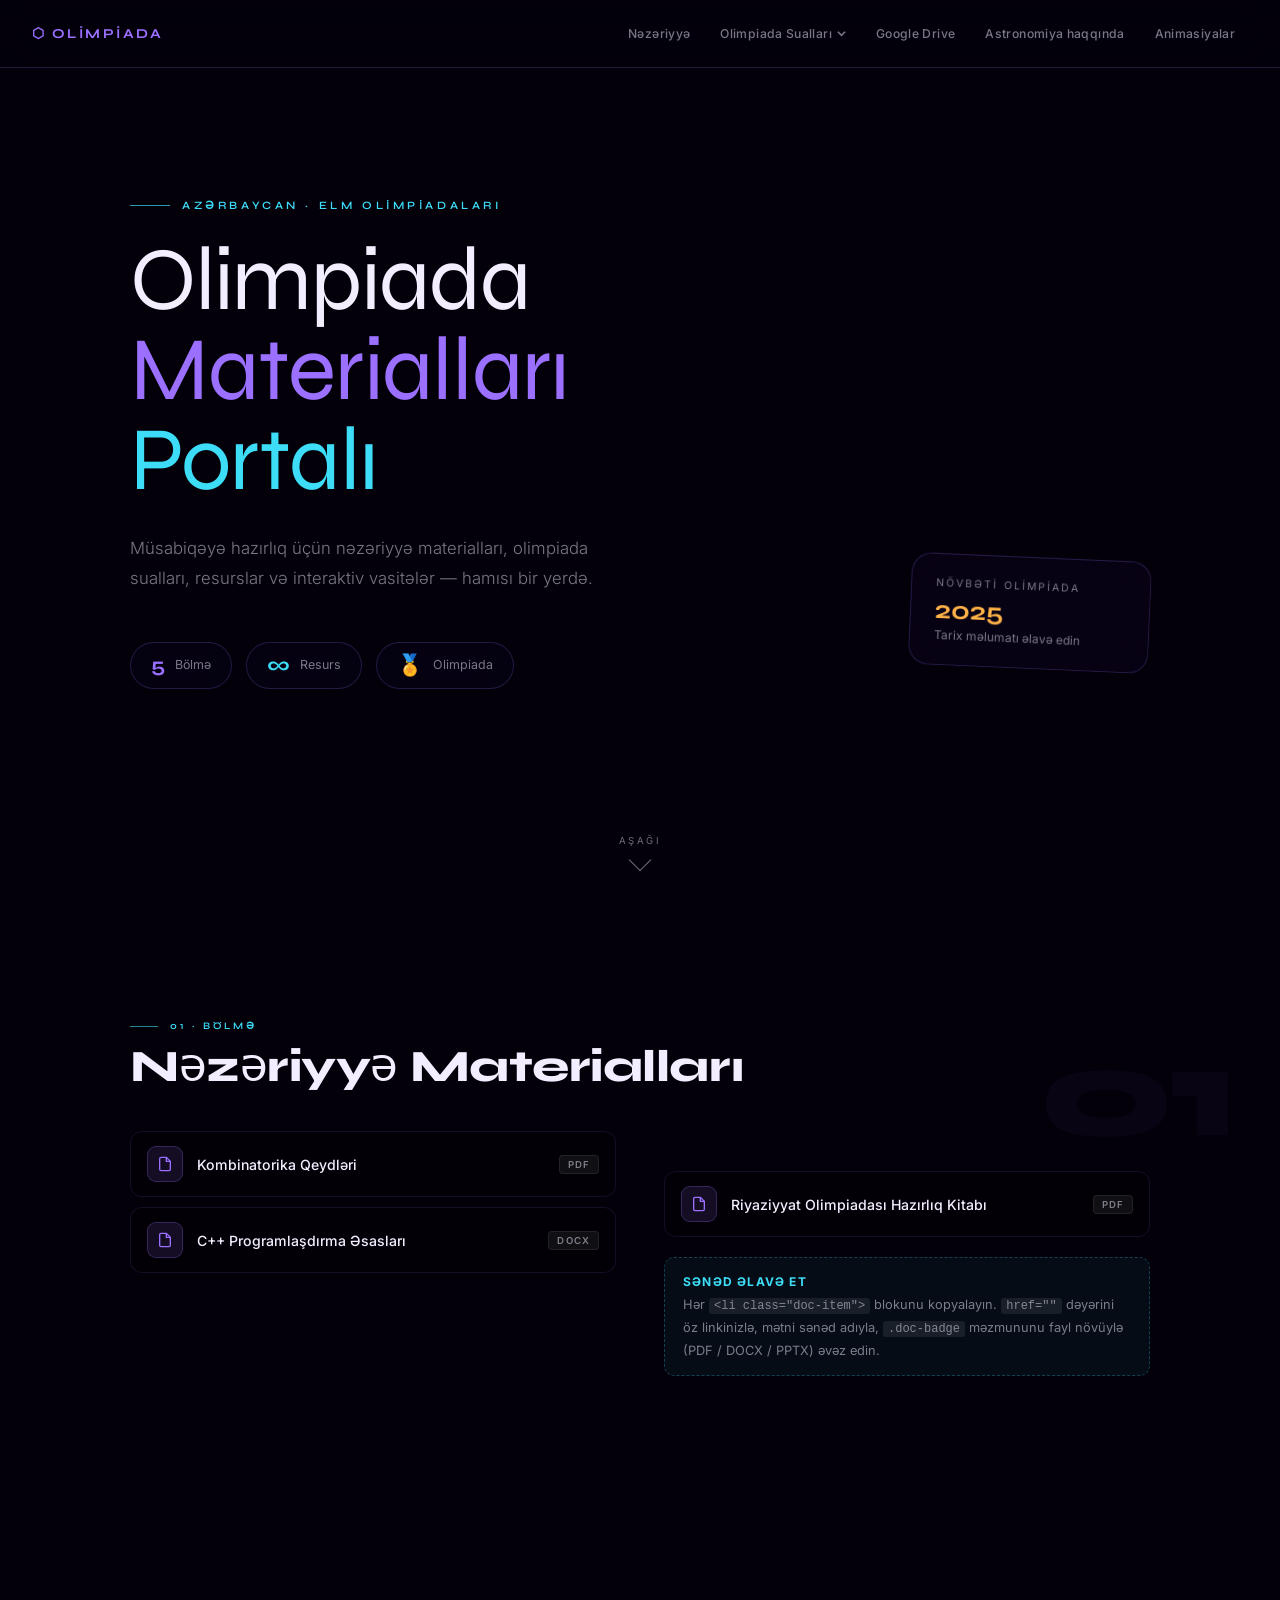
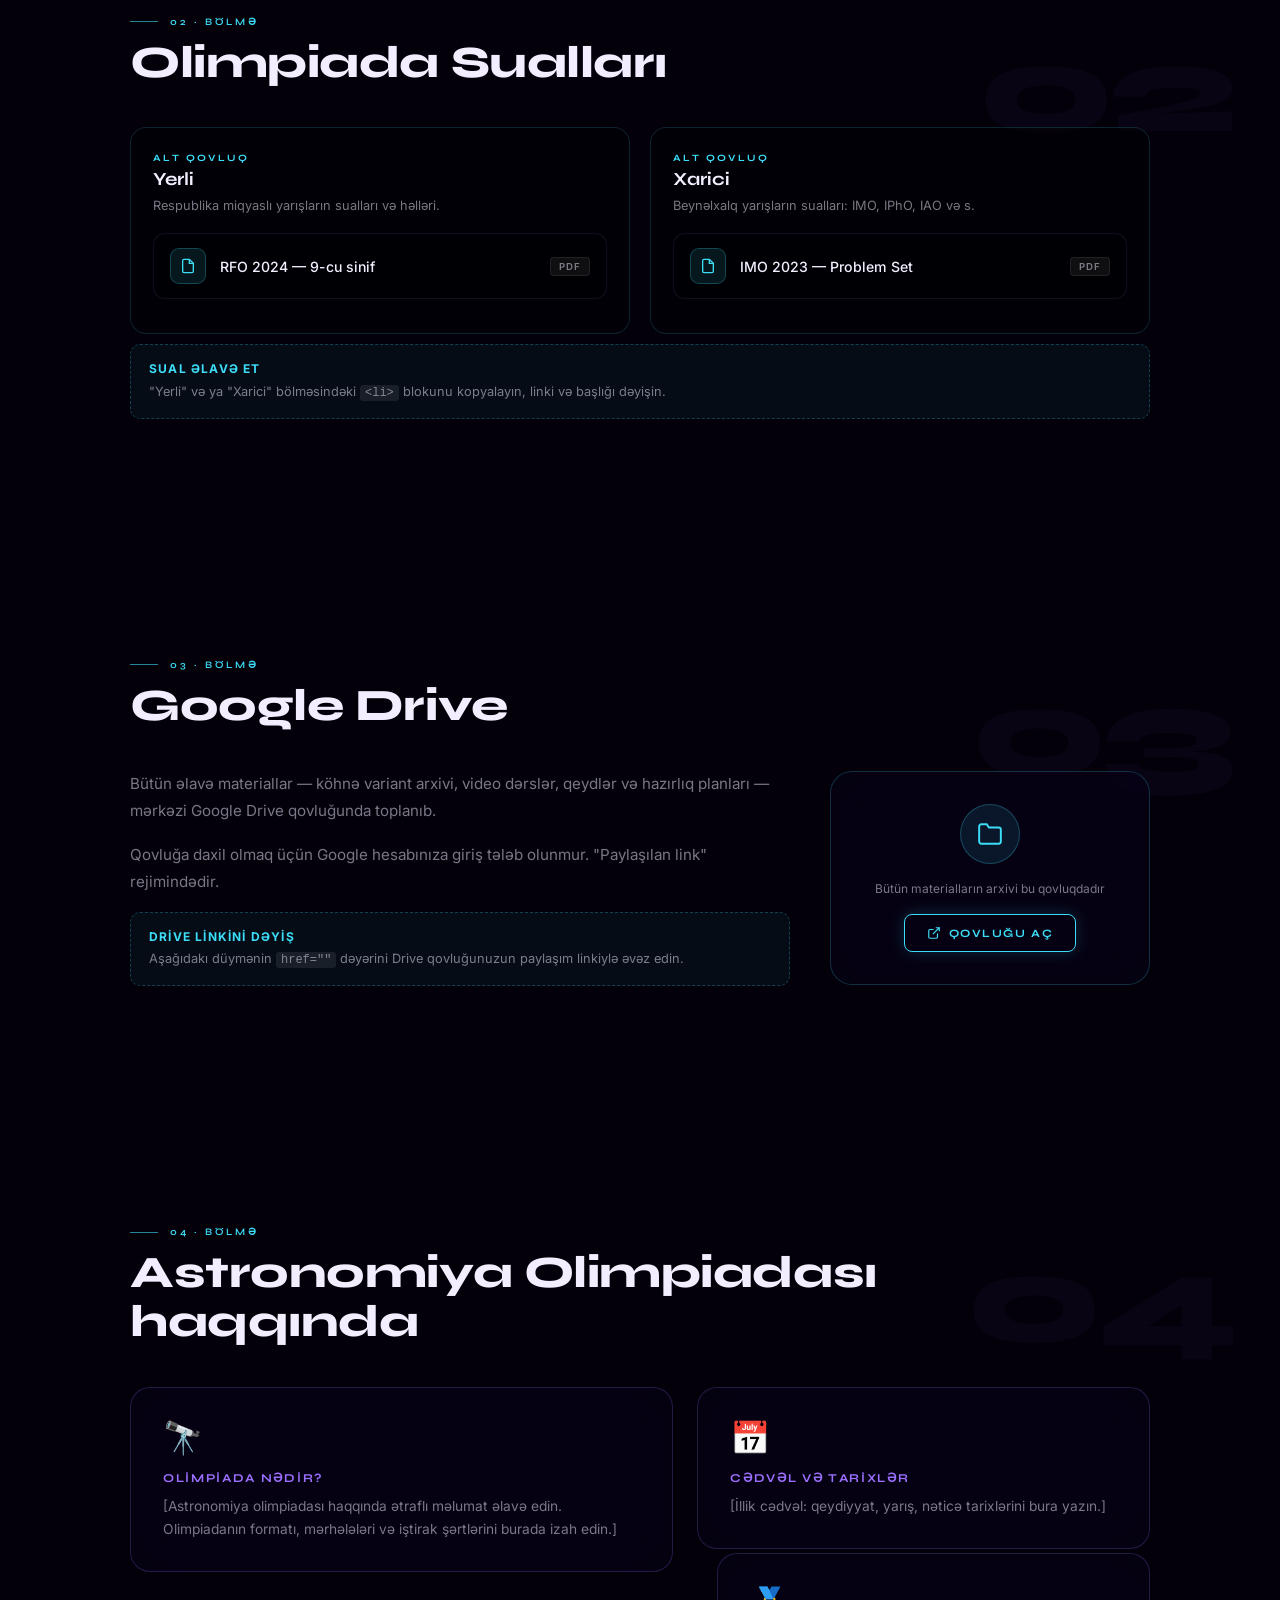
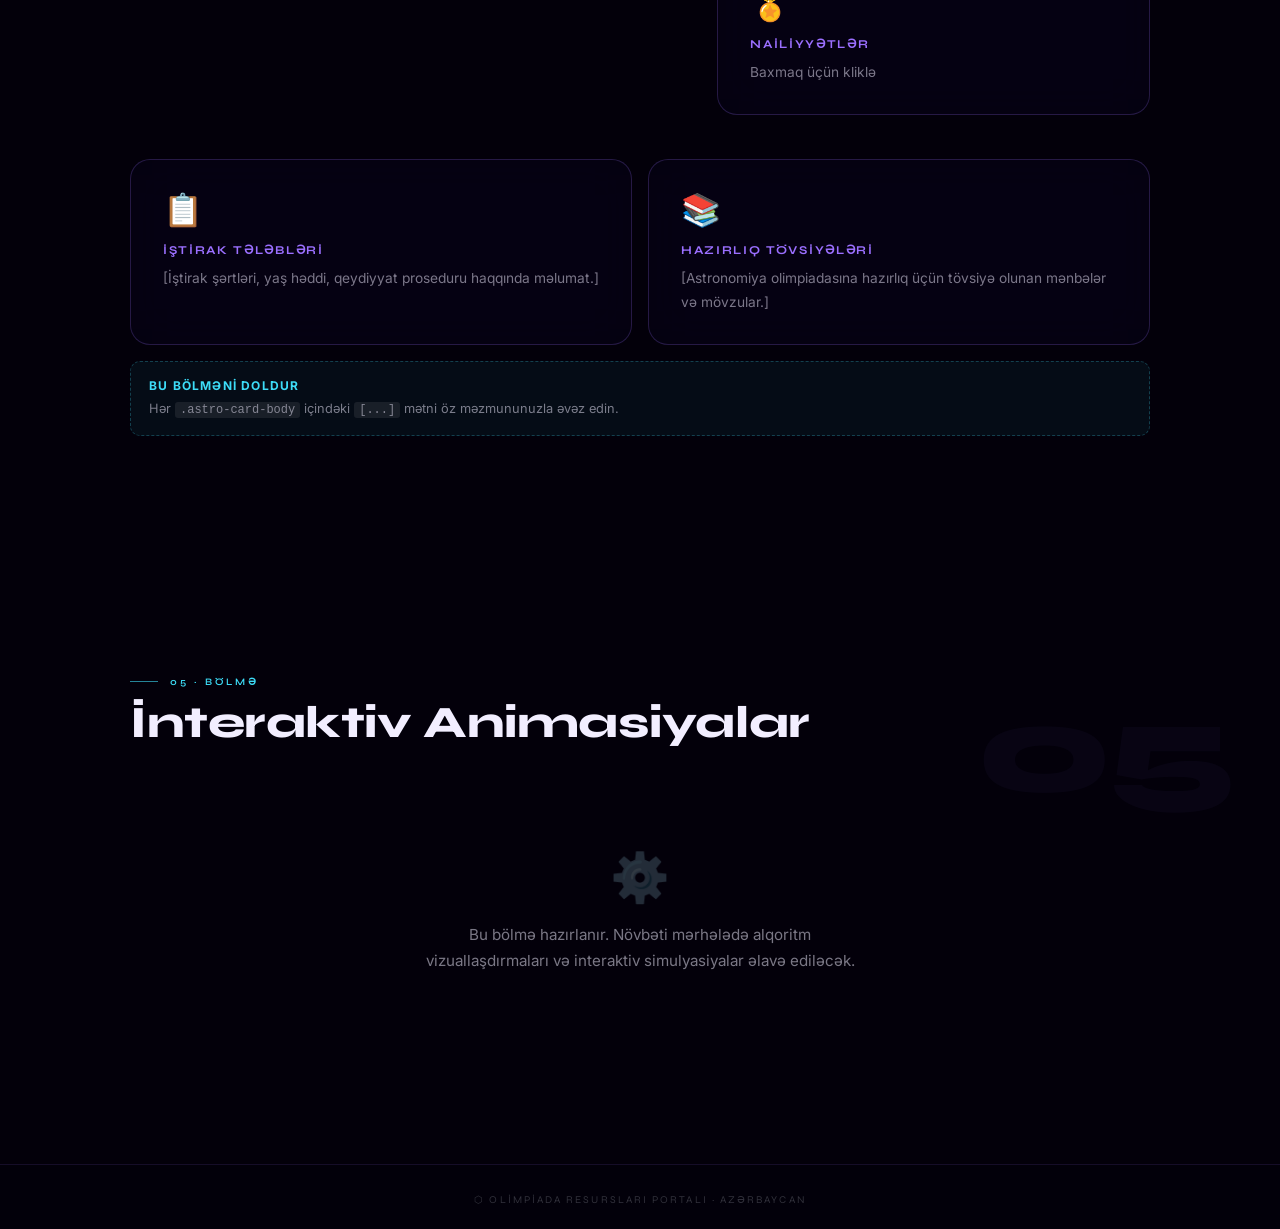
<file: index1.html>
<!DOCTYPE html>
<html lang="az">
<head>
<meta charset="UTF-8"/>
<meta name="viewport" content="width=device-width, initial-scale=1.0"/>
<title>Olimpiada Resursları Portalı</title>
<link rel="preconnect" href="https://fonts.googleapis.com"/>
<link rel="preconnect" href="https://fonts.gstatic.com" crossorigin/>
<link href="https://fonts.googleapis.com/css2?family=Syne:wght@400..800&family=Inter:wght@300;400;500;600&display=swap" rel="stylesheet"/>

<style>
:root {
  --ink:        #03000A;
  --white:      #F2EEFF;
  --muted:      rgba(242,238,255,0.5);
  --faint:      rgba(242,238,255,0.15);
  --violet:     #9B6FFF;
  --cyan:       #3DDCF7;
  --rose:       #FF6B9D;
  --amber:      #FFB347;
  --glass-bg:   rgba(8, 2, 22, 0.55);
  --glass-border: rgba(155,111,255,0.22);
  --glass-blur: blur(24px) saturate(160%);
  --font-display: 'Syne', sans-serif;
  --font-body:    'Inter', sans-serif;
  --nav-h:        68px;
}

*, *::before, *::after { box-sizing: border-box; margin: 0; padding: 0; }
html { scroll-behavior: smooth; font-size: 16px; }

body {
  font-family: var(--font-body);
  background: var(--ink);
  color: var(--white);
  overflow-x: hidden;
  min-height: 100vh;
}

.bg-hero {
  background-image: url('https://images.unsplash.com/photo-1462331940025-496dfbfc7564?q=85&w=2400&auto=format&fit=crop');
}
.bg-theory {
  background-image: url('https://images.unsplash.com/photo-1534796636912-3b95b3ab5986?q=85&w=2400&auto=format&fit=crop');
}
.bg-questions {
  background-image: url('https://images.unsplash.com/photo-1419242902214-272b3f66ee7a?q=85&w=2400&auto=format&fit=crop');
}
.bg-drive {
  background-image: url('https://images.unsplash.com/photo-1543722530-d2c3201371e7?q=85&w=2400&auto=format&fit=crop');
}
.bg-astronomy {
  background-image: url('https://images.unsplash.com/photo-1614314107768-6018061e5700?q=85&w=2400&auto=format&fit=crop');
}
.bg-animations {
  background-image: url('https://images.unsplash.com/photo-1451187580459-43490279c0fa?q=85&w=2400&auto=format&fit=crop');
}

#scroll-line {
  position: fixed;
  top: 0; left: 0;
  height: 2px;
  width: 0%;
  background: linear-gradient(90deg, var(--violet), var(--cyan));
  z-index: 1000;
  transition: width 0.08s linear;
}

nav {
  position: fixed;
  top: 0; left: 0; right: 0;
  height: var(--nav-h);
  z-index: 500;
  background: rgba(3,0,10,0.7);
  backdrop-filter: var(--glass-blur);
  -webkit-backdrop-filter: var(--glass-blur);
  border-bottom: 1px solid var(--glass-border);
}

.nav-inner {
  max-width: 1280px;
  margin: 0 auto;
  height: 100%;
  display: flex;
  align-items: center;
  gap: 4px;
  padding: 0 32px;
}

.nav-logo {
  font-family: var(--font-display);
  font-size: 0.85rem;
  font-weight: 700;
  letter-spacing: 0.18em;
  text-transform: uppercase;
  color: var(--violet);
  text-decoration: none;
  margin-right: auto;
  flex-shrink: 0;
}

.nav-link {
  font-family: var(--font-body);
  font-size: 0.76rem;
  font-weight: 500;
  letter-spacing: 0.03em;
  color: var(--muted);
  text-decoration: none;
  padding: 7px 13px;
  border-radius: 6px;
  white-space: nowrap;
  transition: color 0.2s, background 0.2s;
}
.nav-link:hover { color: var(--white); background: rgba(155,111,255,0.1); }

.dropdown { position: relative; }
.dropdown-btn {
  display: flex;
  align-items: center;
  gap: 5px;
  cursor: pointer;
  background: none;
  border: none;
  font-family: var(--font-body);
  font-size: 0.76rem;
  font-weight: 500;
  letter-spacing: 0.03em;
  color: var(--muted);
  padding: 7px 13px;
  border-radius: 6px;
  transition: color 0.2s, background 0.2s;
  white-space: nowrap;
}
.dropdown-btn:hover { color: var(--white); background: rgba(155,111,255,0.1); }
.dropdown-btn svg { width: 9px; height: 9px; transition: transform 0.2s; }
.dropdown:hover .dropdown-btn svg { transform: rotate(180deg); }

.dropdown-menu {
  display: none;
  position: absolute;
  top: calc(100% + 8px);
  left: 50%;
  transform: translateX(-50%);
  min-width: 160px;
  background: rgba(8,2,22,0.95);
  backdrop-filter: var(--glass-blur);
  -webkit-backdrop-filter: var(--glass-blur);
  border: 1px solid var(--glass-border);
  border-radius: 10px;
  overflow: hidden;
}
.dropdown:hover .dropdown-menu { display: block; }
.dropdown-item {
  display: block;
  padding: 10px 18px;
  font-size: 0.78rem;
  color: var(--muted);
  text-decoration: none;
  transition: background 0.15s, color 0.15s;
}
.dropdown-item:hover { background: rgba(155,111,255,0.12); color: var(--white); }
.dropdown-item + .dropdown-item { border-top: 1px solid rgba(155,111,255,0.1); }

.section-shell {
  position: relative;
  background-size: cover;
  background-position: center;
  background-attachment: fixed;
  padding: 120px 0;
}
.section-shell::before {
  content: '';
  position: absolute;
  inset: 0;
  background: linear-gradient(
    to bottom,
    rgba(3,0,10,0.72) 0%,
    rgba(3,0,10,0.55) 40%,
    rgba(3,0,10,0.72) 100%
  );
  pointer-events: none;
}
.section-shell.hero-shell::before {
  background: linear-gradient(
    to bottom,
    rgba(3,0,10,0.82) 0%,
    rgba(3,0,10,0.45) 50%,
    rgba(3,0,10,0.88) 100%
  );
}

.section-content {
  position: relative;
  z-index: 1;
  max-width: 1100px;
  margin: 0 auto;
  padding: 0 40px;
}

.hero-shell {
  min-height: 100vh;
  display: flex;
  align-items: center;
  padding: 0;
}

.hero-content {
  position: relative;
  z-index: 1;
  width: 100%;
  max-width: 1100px;
  margin: 0 auto;
  padding: var(--nav-h) 40px 80px;
}

.hero-text-block { max-width: 680px; }

.kinetic-title {
  font-family: var(--font-display);
  font-size: clamp(3rem, 7vw, 6.5rem);
  font-weight: 400;
  line-height: 1.0;
  letter-spacing: -0.01em;
  color: var(--white);
  will-change: font-weight, opacity;
  transition: font-variation-settings 0.4s ease;
}
.kinetic-title .accent  { color: var(--violet); }
.kinetic-title .accent2 { color: var(--cyan); }

.hero-eyebrow {
  font-family: var(--font-display);
  font-size: 0.7rem;
  font-weight: 600;
  letter-spacing: 0.32em;
  text-transform: uppercase;
  color: var(--cyan);
  margin-bottom: 24px;
  display: flex;
  align-items: center;
  gap: 12px;
}
.hero-eyebrow::before {
  content: '';
  display: inline-block;
  width: 40px;
  height: 1px;
  background: var(--cyan);
  opacity: 0.7;
}

.hero-sub {
  margin-top: 28px;
  font-size: 1.05rem;
  font-weight: 300;
  color: var(--muted);
  line-height: 1.8;
  max-width: 480px;
}

.hero-stats {
  display: flex;
  gap: 14px;
  margin-top: 48px;
  flex-wrap: wrap;
}
.stat-pill {
  background: var(--glass-bg);
  backdrop-filter: var(--glass-blur);
  -webkit-backdrop-filter: var(--glass-blur);
  border: 1px solid var(--glass-border);
  border-radius: 100px;
  padding: 10px 20px;
  display: flex;
  align-items: center;
  gap: 10px;
}
.stat-pill .num {
  font-family: var(--font-display);
  font-size: 1.3rem;
  font-weight: 700;
  color: var(--violet);
}
.stat-pill .label {
  font-size: 0.78rem;
  color: var(--muted);
  line-height: 1.3;
}

.hero-float-card {
  position: absolute;
  right: 40px;
  bottom: 100px;
  width: 240px;
  background: var(--glass-bg);
  backdrop-filter: var(--glass-blur);
  -webkit-backdrop-filter: var(--glass-blur);
  border: 1px solid var(--glass-border);
  border-radius: 20px;
  padding: 22px 24px;
  transform: rotate(2.5deg);
}
.hfc-label {
  font-size: 0.65rem;
  letter-spacing: 0.2em;
  text-transform: uppercase;
  color: var(--muted);
  margin-bottom: 8px;
}
.hfc-val {
  font-family: var(--font-display);
  font-size: 1.6rem;
  font-weight: 700;
  color: var(--amber);
  line-height: 1;
}
.hfc-sub { font-size: 0.75rem; color: var(--muted); margin-top: 4px; }

.scroll-cue {
  position: absolute;
  bottom: 32px;
  left: 50%;
  transform: translateX(-50%);
  z-index: 1;
  display: flex;
  flex-direction: column;
  align-items: center;
  gap: 6px;
  opacity: 0.45;
}
.scroll-cue span {
  font-size: 0.6rem;
  letter-spacing: 0.25em;
  text-transform: uppercase;
  color: var(--white);
}
.scroll-cue .chevron {
  width: 16px;
  height: 16px;
  border-right: 1.5px solid var(--white);
  border-bottom: 1.5px solid var(--white);
  transform: rotate(45deg);
  animation: bounce 1.6s ease-in-out infinite;
}
@keyframes bounce {
  0%, 100% { transform: rotate(45deg) translateY(0); }
  50%       { transform: rotate(45deg) translateY(5px); }
}

.s-eyebrow {
  font-family: var(--font-display);
  font-size: 0.62rem;
  font-weight: 600;
  letter-spacing: 0.3em;
  text-transform: uppercase;
  color: var(--cyan);
  margin-bottom: 10px;
  display: flex;
  align-items: center;
  gap: 12px;
}
.s-eyebrow::before {
  content: '';
  display: inline-block;
  width: 28px;
  height: 1px;
  background: var(--cyan);
  opacity: 0.6;
}

.s-heading {
  font-family: var(--font-display);
  font-size: clamp(1.8rem, 3.5vw, 2.8rem);
  font-weight: 400;
  line-height: 1.1;
  letter-spacing: -0.01em;
  color: var(--white);
  margin-bottom: 40px;
  transition: font-variation-settings 0.4s ease;
  will-change: font-variation-settings;
}

.glass-card {
  background: var(--glass-bg);
  backdrop-filter: var(--glass-blur);
  -webkit-backdrop-filter: var(--glass-blur);
  border: 1px solid var(--glass-border);
  border-radius: 20px;
  padding: 30px 32px;
  transition: border-color 0.3s, transform 0.3s;
}
.glass-card:hover {
  border-color: rgba(155,111,255,0.45);
  transform: translateY(-2px);
}

#theory .section-content {
  display: grid;
  grid-template-columns: 1fr 1fr;
  gap: 0 48px;
  align-items: start;
}
#theory .s-eyebrow,
#theory .s-heading { grid-column: 1 / -1; }
#theory .doc-col:nth-child(odd)  { margin-top: 0; }
#theory .doc-col:nth-child(even) { margin-top: 40px; }

@media (max-width: 700px) {
  #theory .section-content { grid-template-columns: 1fr; }
  #theory .doc-col:nth-child(even) { margin-top: 0; }
}

.doc-item {
  display: flex;
  align-items: center;
  gap: 14px;
  padding: 14px 16px;
  background: rgba(0,0,0,0.3);
  border: 1px solid rgba(155,111,255,0.12);
  border-radius: 12px;
  margin-bottom: 10px;
  transition: background 0.2s, border-color 0.2s, transform 0.2s;
}
.doc-item:hover {
  background: rgba(155,111,255,0.09);
  border-color: rgba(155,111,255,0.35);
  transform: translateX(4px);
}

.doc-icon-wrap {
  width: 36px;
  height: 36px;
  border-radius: 9px;
  background: rgba(155,111,255,0.12);
  border: 1px solid rgba(155,111,255,0.25);
  display: flex;
  align-items: center;
  justify-content: center;
  flex-shrink: 0;
}
.doc-icon-wrap svg { width: 16px; height: 16px; color: var(--violet); }

.doc-link {
  font-size: 0.88rem;
  font-weight: 500;
  color: var(--white);
  text-decoration: none;
  flex: 1;
  transition: color 0.2s;
}
.doc-link:hover { color: var(--violet); }

.doc-badge {
  font-size: 0.6rem;
  font-weight: 600;
  letter-spacing: 0.12em;
  text-transform: uppercase;
  color: var(--muted);
  background: rgba(255,255,255,0.06);
  border: 1px solid rgba(255,255,255,0.08);
  padding: 3px 8px;
  border-radius: 4px;
  flex-shrink: 0;
}

.user-note {
  display: flex;
  gap: 12px;
  align-items: flex-start;
  background: rgba(61,220,247,0.05);
  border: 1px dashed rgba(61,220,247,0.25);
  border-radius: 10px;
  padding: 14px 18px;
  margin-top: 16px;
  font-size: 0.8rem;
  color: var(--muted);
  line-height: 1.65;
}
.user-note strong { color: var(--cyan); display: block; margin-bottom: 2px; font-size: 0.75rem; letter-spacing: 0.1em; text-transform: uppercase; }
.user-note code { background: rgba(255,255,255,0.08); padding: 1px 5px; border-radius: 3px; font-size: 0.75rem; }

.subfolder-grid {
  display: grid;
  grid-template-columns: 1fr 1fr;
  gap: 20px;
}
@media (max-width: 600px) { .subfolder-grid { grid-template-columns: 1fr; } }

.subfolder-box {
  background: rgba(0,0,0,0.35);
  border: 1px solid rgba(61,220,247,0.16);
  border-radius: 16px;
  padding: 24px 22px;
}
.sf-tag {
  font-family: var(--font-display);
  font-size: 0.6rem;
  font-weight: 700;
  letter-spacing: 0.25em;
  text-transform: uppercase;
  color: var(--cyan);
  margin-bottom: 4px;
}
.sf-title {
  font-family: var(--font-display);
  font-size: 1.15rem;
  font-weight: 700;
  color: var(--white);
  margin-bottom: 6px;
}
.sf-desc {
  font-size: 0.8rem;
  color: var(--muted);
  margin-bottom: 18px;
  line-height: 1.5;
}
.subfolder-box .doc-icon-wrap { background: rgba(61,220,247,0.1); border-color: rgba(61,220,247,0.25); }
.subfolder-box .doc-icon-wrap svg { color: var(--cyan); }
.subfolder-box .doc-link:hover { color: var(--cyan); }

.drive-layout {
  display: grid;
  grid-template-columns: 1fr 320px;
  gap: 40px;
  align-items: center;
}
@media (max-width: 700px) { .drive-layout { grid-template-columns: 1fr; } }

.drive-text { font-size: 0.95rem; color: var(--muted); line-height: 1.8; }

.drive-glass {
  background: var(--glass-bg);
  backdrop-filter: var(--glass-blur);
  -webkit-backdrop-filter: var(--glass-blur);
  border: 1px solid rgba(61,220,247,0.22);
  border-radius: 22px;
  padding: 32px 28px;
  text-align: center;
}
.drive-icon-circle {
  width: 60px;
  height: 60px;
  background: rgba(61,220,247,0.1);
  border: 1px solid rgba(61,220,247,0.25);
  border-radius: 50%;
  display: flex;
  align-items: center;
  justify-content: center;
  margin: 0 auto 16px;
}
.drive-icon-circle svg { width: 26px; height: 26px; color: var(--cyan); }
.drive-label { font-size: 0.75rem; color: var(--muted); margin-bottom: 16px; line-height: 1.5; }
.drive-btn {
  display: inline-flex;
  align-items: center;
  gap: 8px;
  background: transparent;
  border: 1.5px solid var(--cyan);
  color: var(--cyan);
  padding: 11px 22px;
  border-radius: 8px;
  font-family: var(--font-display);
  font-size: 0.7rem;
  font-weight: 700;
  letter-spacing: 0.14em;
  text-transform: uppercase;
  text-decoration: none;
  transition: all 0.25s;
  box-shadow: 0 0 16px rgba(61,220,247,0.2);
}
.drive-btn:hover { background: var(--cyan); color: var(--ink); box-shadow: 0 0 28px rgba(61,220,247,0.5); }
.drive-btn svg { width: 14px; height: 14px; }

.astro-layout {
  display: grid;
  grid-template-columns: 1.2fr 1fr;
  gap: 24px;
  align-items: start;
}
@media (max-width: 700px) { .astro-layout { grid-template-columns: 1fr; } }

.astro-main-card { grid-row: 1 / 3; }
.astro-side-cards { display: flex; flex-direction: column; gap: 16px; }
.astro-side-cards .glass-card { margin-top: 0; }
.astro-side-cards .glass-card:nth-child(2) { margin-top: -12px; margin-left: 20px; }

.astro-icon { font-size: 2rem; margin-bottom: 14px; }
.astro-card-title {
  font-family: var(--font-display);
  font-size: 0.75rem;
  font-weight: 700;
  letter-spacing: 0.14em;
  text-transform: uppercase;
  color: var(--violet);
  margin-bottom: 10px;
}
.astro-card-body { font-size: 0.86rem; color: var(--muted); line-height: 1.7; }

.anim-placeholder { text-align: center; padding: 60px 0; }
.anim-ph-icon { font-size: 3rem; opacity: 0.25; margin-bottom: 16px; }
.anim-ph-text { font-size: 0.95rem; color: var(--muted); line-height: 1.7; max-width: 440px; margin: 0 auto; }
#animation-container { min-height: 10px; }

.section-number {
  position: absolute;
  right: 48px;
  top: 130px;
  font-family: var(--font-display);
  font-size: 8rem;
  font-weight: 800;
  color: rgba(155,111,255,0.04);
  line-height: 1;
  pointer-events: none;
  user-select: none;
  letter-spacing: -0.04em;
}

@media (max-width: 860px) {
  .nav-inner { gap: 2px; padding: 0 16px; }
  .nav-link, .dropdown-btn { font-size: 0.68rem; padding: 6px 8px; }
  .hero-float-card { display: none; }
  .kinetic-title { font-size: clamp(2.4rem, 8vw, 4rem); }
  .section-number { display: none; }
  .astro-side-cards .glass-card:nth-child(2) { margin-top: 0; margin-left: 0; }
}

footer {
  background: rgba(3,0,10,0.95);
  border-top: 1px solid rgba(155,111,255,0.12);
  text-align: center;
  padding: 28px;
  font-family: var(--font-display);
  font-size: 0.65rem;
  letter-spacing: 0.2em;
  text-transform: uppercase;
  color: rgba(242,238,255,0.2);
}

.reveal {
  opacity: 0;
  transform: translateY(28px);
  transition: opacity 0.7s ease, transform 0.7s ease;
}
.reveal.visible { opacity: 1; transform: translateY(0); }
.reveal-delay-1 { transition-delay: 0.1s; }
.reveal-delay-2 { transition-delay: 0.22s; }
.reveal-delay-3 { transition-delay: 0.34s; }
</style>
</head>
<body>

<div id="scroll-line"></div>

<nav>
  <div class="nav-inner">
    <a href="#" class="nav-logo">⬡ Olimpiada</a>
    <a href="#theory" class="nav-link">Nəzəriyyə</a>
    <div class="dropdown">
      <button class="dropdown-btn" aria-haspopup="true">
        Olimpiada Sualları
        <svg viewBox="0 0 10 6" fill="none" stroke="currentColor" stroke-width="1.8"><path d="M1 1l4 4 4-4"/></svg>
      </button>
      <div class="dropdown-menu">
        <a href="#yerli" class="dropdown-item">Yerli</a>
        <a href="#xarici" class="dropdown-item">Xarici</a>
      </div>
    </div>
    <a href="#drive" class="nav-link">Google Drive</a>
    <a href="#astronomy" class="nav-link">Astronomiya haqqında</a>
    <a href="#animations" class="nav-link">Animasiyalar</a>
  </div>
</nav>

<!-- HERO -->
<section class="section-shell hero-shell bg-hero" id="hero">
  <div class="hero-content">
    <div class="hero-text-block">
      <p class="hero-eyebrow">Azərbaycan · Elm Olimpiadaları</p>
      <h1 class="kinetic-title" id="hero-title">
        Olimpiada<br>
        <span class="accent">Materialları</span><br>
        <span class="accent2">Portalı</span>
      </h1>
      <p class="hero-sub">
        Müsabiqəyə hazırlıq üçün nəzəriyyə materialları, olimpiada sualları, resurslar və interaktiv vasitələr — hamısı bir yerdə.
      </p>
      <div class="hero-stats">
        <div class="stat-pill">
          <span class="num">5</span>
          <span class="label">Bölmə</span>
        </div>
        <div class="stat-pill">
          <span class="num" style="color:var(--cyan)">∞</span>
          <span class="label">Resurs</span>
        </div>
        <div class="stat-pill">
          <span class="num" style="color:var(--rose)">🏅</span>
          <span class="label">Olimpiada</span>
        </div>
      </div>
    </div>
    <div class="hero-float-card">
      <p class="hfc-label">Növbəti olimpiada</p>
      <p class="hfc-val">2025</p>
      <p class="hfc-sub">Tarix məlumatı əlavə edin</p>
    </div>
  </div>
  <div class="scroll-cue">
    <span>Aşağı</span>
    <div class="chevron"></div>
  </div>
</section>

<!-- 1 · THEORY -->
<section class="section-shell bg-theory" id="theory">
  <span class="section-number">01</span>
  <div class="section-content">
    <p class="s-eyebrow reveal">01 · Bölmə</p>
    <h2 class="s-heading reveal reveal-delay-1">Nəzəriyyə Materialları</h2>
    <div class="doc-col reveal reveal-delay-1">
      <ul style="list-style:none;padding:0;margin:0;">
        <li class="doc-item">
          <div class="doc-icon-wrap">
            <svg viewBox="0 0 24 24" fill="none" stroke="currentColor" stroke-width="2"><path d="M14 2H6a2 2 0 00-2 2v16a2 2 0 002 2h12a2 2 0 002-2V8z"/><polyline points="14 2 14 8 20 8"/></svg>
          </div>
          <a href="URL_DOC1.pdf" target="_blank" class="doc-link">Kombinatorika Qeydləri</a>
          <span class="doc-badge">PDF</span>
        </li>
        <li class="doc-item">
          <div class="doc-icon-wrap">
            <svg viewBox="0 0 24 24" fill="none" stroke="currentColor" stroke-width="2"><path d="M14 2H6a2 2 0 00-2 2v16a2 2 0 002 2h12a2 2 0 002-2V8z"/><polyline points="14 2 14 8 20 8"/></svg>
          </div>
          <a href="URL_DOC2.docx" target="_blank" class="doc-link">C++ Programlaşdırma Əsasları</a>
          <span class="doc-badge">DOCX</span>
        </li>
      </ul>
    </div>
    <div class="doc-col reveal reveal-delay-2">
      <ul style="list-style:none;padding:0;margin:0;">
        <li class="doc-item">
          <div class="doc-icon-wrap">
            <svg viewBox="0 0 24 24" fill="none" stroke="currentColor" stroke-width="2"><path d="M14 2H6a2 2 0 00-2 2v16a2 2 0 002 2h12a2 2 0 002-2V8z"/><polyline points="14 2 14 8 20 8"/></svg>
          </div>
          <a href="URL_DOC3.pdf" target="_blank" class="doc-link">Riyaziyyat Olimpiadası Hazırlıq Kitabı</a>
          <span class="doc-badge">PDF</span>
        </li>
      </ul>
      <div class="user-note" style="margin-top:20px;">
        <span>
          <strong>Sənəd əlavə et</strong>
          Hər <code>&lt;li class="doc-item"&gt;</code> blokunu kopyalayın.
          <code>href=""</code> dəyərini öz linkinizlə, mətni sənəd adıyla,
          <code>.doc-badge</code> məzmununu fayl növüylə (PDF / DOCX / PPTX) əvəz edin.
        </span>
      </div>
    </div>
  </div>
</section>

<!-- 2 · SUALLAR -->
<section class="section-shell bg-questions" id="questions">
  <span class="section-number">02</span>
  <div class="section-content">
    <p class="s-eyebrow reveal">02 · Bölmə</p>
    <h2 class="s-heading reveal reveal-delay-1">Olimpiada Sualları</h2>
    <div class="subfolder-grid reveal reveal-delay-2">
      <div class="subfolder-box" id="yerli">
        <p class="sf-tag">alt qovluq</p>
        <h3 class="sf-title">Yerli</h3>
        <p class="sf-desc">Respublika miqyaslı yarışların sualları və həlləri.</p>
        <ul style="list-style:none;padding:0;margin:0;">
          <li class="doc-item">
            <div class="doc-icon-wrap">
              <svg viewBox="0 0 24 24" fill="none" stroke="currentColor" stroke-width="2"><path d="M14 2H6a2 2 0 00-2 2v16a2 2 0 002 2h12a2 2 0 002-2V8z"/><polyline points="14 2 14 8 20 8"/></svg>
            </div>
            <a href="URL_LOCAL1.pdf" target="_blank" class="doc-link">RFO 2024 — 9-cu sinif</a>
            <span class="doc-badge">PDF</span>
          </li>
        </ul>
      </div>
      <div class="subfolder-box" id="xarici">
        <p class="sf-tag">alt qovluq</p>
        <h3 class="sf-title">Xarici</h3>
        <p class="sf-desc">Beynəlxalq yarışların sualları: IMO, IPhO, IAO və s.</p>
        <ul style="list-style:none;padding:0;margin:0;">
          <li class="doc-item">
            <div class="doc-icon-wrap">
              <svg viewBox="0 0 24 24" fill="none" stroke="currentColor" stroke-width="2"><path d="M14 2H6a2 2 0 00-2 2v16a2 2 0 002 2h12a2 2 0 002-2V8z"/><polyline points="14 2 14 8 20 8"/></svg>
            </div>
            <a href="URL_INT1.pdf" target="_blank" class="doc-link">IMO 2023 — Problem Set</a>
            <span class="doc-badge">PDF</span>
          </li>
        </ul>
      </div>
    </div>
    <div class="user-note reveal reveal-delay-3" style="margin-top:10px;">
      <span>
        <strong>Sual əlavə et</strong>
        "Yerli" və ya "Xarici" bölməsindəki <code>&lt;li&gt;</code> blokunu kopyalayın, linki və başlığı dəyişin.
      </span>
    </div>
  </div>
</section>

<!-- 3 · DRIVE -->
<section class="section-shell bg-drive" id="drive">
  <span class="section-number">03</span>
  <div class="section-content">
    <p class="s-eyebrow reveal">03 · Bölmə</p>
    <h2 class="s-heading reveal reveal-delay-1">Google Drive</h2>
    <div class="drive-layout">
      <div class="drive-text reveal reveal-delay-1">
        <p style="margin-bottom:16px;">
          Bütün əlavə materiallar — köhnə variant arxivi, video dərslər, qeydlər və hazırlıq planları — mərkəzi Google Drive qovluğunda toplanıb.
        </p>
        <p style="margin-bottom:16px;">
          Qovluğa daxil olmaq üçün Google hesabınıza giriş tələb olunmur. "Paylaşılan link" rejimindədir.
        </p>
        <div class="user-note" style="margin-top:0;">
          <span>
            <strong>Drive linkini dəyiş</strong>
            Aşağıdakı düymənin <code>href=""</code> dəyərini Drive qovluğunuzun paylaşım linkiylə əvəz edin.
          </span>
        </div>
      </div>
      <div class="drive-glass reveal reveal-delay-2">
        <div class="drive-icon-circle">
          <svg viewBox="0 0 24 24" fill="none" stroke="currentColor" stroke-width="1.8">
            <path d="M22 19a2 2 0 01-2 2H4a2 2 0 01-2-2V5a2 2 0 012-2h5l2 3h9a2 2 0 012 2z"/>
          </svg>
        </div>
        <p class="drive-label">Bütün materialların arxivi bu qovluqdadır</p>
        <a href="YOUR_GOOGLE_DRIVE_LINK_HERE" target="_blank" class="drive-btn">
          <svg viewBox="0 0 24 24" fill="none" stroke="currentColor" stroke-width="2"><path d="M18 13v6a2 2 0 01-2 2H5a2 2 0 01-2-2V8a2 2 0 012-2h6"/><polyline points="15 3 21 3 21 9"/><line x1="10" y1="14" x2="21" y2="3"/></svg>
          Qovluğu Aç
        </a>
      </div>
    </div>
  </div>
</section>

<!-- 4 · ASTRONOMİYA -->
<section class="section-shell bg-astronomy" id="astronomy">
  <span class="section-number">04</span>
  <div class="section-content">
    <p class="s-eyebrow reveal">04 · Bölmə</p>
    <h2 class="s-heading reveal reveal-delay-1">Astronomiya Olimpiadası haqqında</h2>

    <!-- ═══ GRID BAŞLAYIR ═══ -->
    <div class="astro-layout">

      <!-- Sol: böyük kart -->
      <div class="glass-card astro-main-card reveal reveal-delay-1">
        <div class="astro-icon">🔭</div>
        <p class="astro-card-title">Olimpiada nədir?</p>
        <p class="astro-card-body">
          [Astronomiya olimpiadası haqqında ətraflı məlumat əlavə edin. Olimpiadanın formatı, mərhələləri və iştirak şərtlərini burada izah edin.]
        </p>
      </div>

      <!-- Sağ: kiçik kartlar -->
      <div class="astro-side-cards">
        <div class="glass-card reveal reveal-delay-2">
          <div class="astro-icon">📅</div>
          <p class="astro-card-title">Cədvəl və tarixlər</p>
          <p class="astro-card-body">[İllik cədvəl: qeydiyyat, yarış, nəticə tarixlərini bura yazın.]</p>
        </div>
        <div class="glass-card reveal reveal-delay-3" id="nailiyyetButton" style="cursor:pointer;">
          <div class="astro-icon">🏅</div>
          <p class="astro-card-title">Nailiyyətlər</p>
          <p class="astro-card-body">Baxmaq üçün kliklə</p>
        </div>
      </div>

    </div>
    <!-- ═══ GRID BAĞLANDI ═══ -->

    <!-- Nailiyyətlər — grid-in XARİCİNDƏDİR, ona görə düzgün açılır -->
    <div id="nailiyyetler" style="display:none; margin-top:20px;">
      <div class="glass-card">
        <p class="astro-card-title">Nailiyyətlər</p>
        <p class="astro-card-body">
          <b>2025</b><br>
          Komanda rəhbərləri: Famil Mustafa, Vaqif Əliyev<br>
          <table style="width:100%; margin-top:10px; color:white; border-collapse:collapse;">
            <tr><th style="text-align:left; padding:4px 8px;">İştirakçı</th><th style="text-align:left; padding:4px 8px;">Nəticə</th></tr>
            <tr><td style="padding:4px 8px;">Oqtay Lətifli</td><td style="padding:4px 8px;">Bürünc medal</td></tr>
            <tr><td style="padding:4px 8px;">Məhəmməd Cəfərli</td><td style="padding:4px 8px;">Bürünc medal</td></tr>
            <tr><td style="padding:4px 8px;">Aqil Güləliyev</td><td style="padding:4px 8px;">Həvəsləndirici mükafat</td></tr>
            <tr><td style="padding:4px 8px;">Raiq Babazadə</td><td style="padding:4px 8px;">Həvəsləndirici mükafat</td></tr>
            <tr><td style="padding:4px 8px;">Elvin Məcidov</td><td style="padding:4px 8px;"> </td></tr>
          </table>

          <br><b>2024</b><br>
          Komanda rəhbərləri: Famil Mustafa, Abdullah Bazarov<br>
          <table style="width:100%; margin-top:10px; color:white; border-collapse:collapse;">
            <tr><th style="text-align:left; padding:4px 8px;">İştirakçı</th><th style="text-align:left; padding:4px 8px;">Nəticə</th></tr>
            <tr><td style="padding:4px 8px;">Məhəmməd Cəfərli</td><td style="padding:4px 8px;">Həvəsləndirici mükafat</td></tr>
            <tr><td style="padding:4px 8px;">Oqtay Lətifli</td><td style="padding:4px 8px;">Həvəsləndirici mükafat</td></tr>
            <tr><td style="padding:4px 8px;">Aqil Güləliyev</td><td style="padding:4px 8px;">Həvəsləndirici mükafat</td></tr>
            <tr><td style="padding:4px 8px;">Adil Səttarov</td><td style="padding:4px 8px;">Həvəsləndirici mükafat</td></tr>
            <tr><td style="padding:4px 8px;">Atilla Muradlı</td><td style="padding:4px 8px;"> </td></tr>
          </table>

          <br><b>2023</b><br>
          Komanda rəhbərləri: Famil Mustafa, Abdullah Bazarov<br>
          <table style="width:100%; margin-top:10px; color:white; border-collapse:collapse;">
            <tr><th style="text-align:left; padding:4px 8px;">İştirakçı</th><th style="text-align:left; padding:4px 8px;">Nəticə</th></tr>
            <tr><td style="padding:4px 8px;">Qəndab Məmmədova</td><td style="padding:4px 8px;">Həvəsləndirici mükafat</td></tr>
            <tr><td style="padding:4px 8px;">Nicat Abbasov</td><td style="padding:4px 8px;"> </td></tr>
            <tr><td style="padding:4px 8px;">Oqtay Lətifli</td><td style="padding:4px 8px;"> </td></tr>
            <tr><td style="padding:4px 8px;">Nəzrin Miriyeva</td><td style="padding:4px 8px;"> </td></tr>
            <tr><td style="padding:4px 8px;">Atilla Muradlı</td><td style="padding:4px 8px;"> </td></tr>
          </table>

          <br><b>2022</b><br>
          Komanda rəhbərləri: Famil Mustafa, Abdullah Bazarov<br>
          <table style="width:100%; margin-top:10px; color:white; border-collapse:collapse;">
            <tr><th style="text-align:left; padding:4px 8px;">İştirakçı</th><th style="text-align:left; padding:4px 8px;">Nəticə</th></tr>
            <tr><td style="padding:4px 8px;">Vaqif Əliyev</td><td style="padding:4px 8px;">Həvəsləndirici mükafat</td></tr>
            <tr><td style="padding:4px 8px;">Nicat Abbasov</td><td style="padding:4px 8px;">Həvəsləndirici mükafat</td></tr>
            <tr><td style="padding:4px 8px;">Qəndab Məmmədova</td><td style="padding:4px 8px;"> </td></tr>
            <tr><td style="padding:4px 8px;">Fəxriyyə ...</td><td style="padding:4px 8px;">Həvəsləndirici mükafat</td></tr>
            <tr><td style="padding:4px 8px;">Rəşad ...</td><td style="padding:4px 8px;"> </td></tr>
          </table>
        </p>
      </div>
    </div>

    <!-- Əlavə kart sırası -->
    <div style="display:grid;grid-template-columns:1fr 1fr;gap:16px;margin-top:20px;" class="reveal reveal-delay-2">
      <div class="glass-card">
        <div class="astro-icon">📋</div>
        <p class="astro-card-title">İştirak tələbləri</p>
        <p class="astro-card-body">[İştirak şərtləri, yaş həddi, qeydiyyat proseduru haqqında məlumat.]</p>
      </div>
      <div class="glass-card">
        <div class="astro-icon">📚</div>
        <p class="astro-card-title">Hazırlıq tövsiyələri</p>
        <p class="astro-card-body">[Astronomiya olimpiadasına hazırlıq üçün tövsiyə olunan mənbələr və mövzular.]</p>
      </div>
    </div>

    <div class="user-note reveal" style="margin-top:16px;">
      <span>
        <strong>Bu bölməni doldur</strong>
        Hər <code>.astro-card-body</code> içindəki <code>[...]</code> mətni öz məzmununuzla əvəz edin.
      </span>
    </div>

  </div>
</section>

<!-- 5 · ANİMASİYALAR -->
<section class="section-shell bg-animations" id="animations">
  <span class="section-number">05</span>
  <div class="section-content">
    <p class="s-eyebrow reveal">05 · Bölmə</p>
    <h2 class="s-heading reveal reveal-delay-1">İnteraktiv Animasiyalar</h2>
    <div class="anim-placeholder reveal reveal-delay-2">
      <div class="anim-ph-icon">⚙️</div>
      <p class="anim-ph-text">
        Bu bölmə hazırlanır. Növbəti mərhələdə alqoritm vizuallaşdırmaları və interaktiv simulyasiyalar əlavə ediləcək.
      </p>
    </div>
    <div id="animation-container"></div>
  </div>
</section>

<footer>⬡ Olimpiada Resursları Portalı · Azərbaycan</footer>

<script>
/* SCROLL PROGRESS */
const scrollLine = document.getElementById('scroll-line');
window.addEventListener('scroll', () => {
  const scrolled = document.documentElement.scrollTop;
  const total = document.documentElement.scrollHeight - window.innerHeight;
  scrollLine.style.width = (scrolled / total * 100) + '%';
}, { passive: true });

/* KINETIC TYPOGRAPHY */
function lerp(a, b, t) { return a + (b - a) * Math.min(Math.max(t, 0), 1); }

const heroTitle = document.getElementById('hero-title');
window.addEventListener('scroll', () => {
  const t = Math.min(window.scrollY / 400, 1);
  const w = Math.round(lerp(400, 800, t));
  if (heroTitle) heroTitle.style.fontVariationSettings = `"wght" ${w}`;
}, { passive: true });

const sectionHeadings = document.querySelectorAll('.s-heading');
const headingObserver = new IntersectionObserver((entries) => {
  entries.forEach(entry => {
    if (entry.isIntersecting) {
      const w = Math.round(lerp(400, 750, entry.intersectionRatio));
      entry.target.style.fontVariationSettings = `"wght" ${w}`;
    }
  });
}, { threshold: Array.from({length: 20}, (_, i) => i * 0.05) });
sectionHeadings.forEach(h => headingObserver.observe(h));

/* REVEAL ON SCROLL */
const revealObserver = new IntersectionObserver((entries) => {
  entries.forEach(entry => {
    if (entry.isIntersecting) {
      entry.target.classList.add('visible');
      revealObserver.unobserve(entry.target);
    }
  });
}, { threshold: 0.12 });
document.querySelectorAll('.reveal').forEach(el => revealObserver.observe(el));

/* NAİLİYYƏTLƏR TOGGLE */
const nailiyyetBtn = document.getElementById('nailiyyetButton');
const nailiyyetler = document.getElementById('nailiyyetler');
if (nailiyyetBtn && nailiyyetler) {
  nailiyyetBtn.addEventListener('click', () => {
    nailiyyetler.style.display =
      (nailiyyetler.style.display === 'none' || nailiyyetler.style.display === '')
        ? 'block'
        : 'none';
  });
}

document.addEventListener('DOMContentLoaded', () => {
  console.log('Portal işə düşdü 🌌');
});
</script>
</body>
</html>
</file>
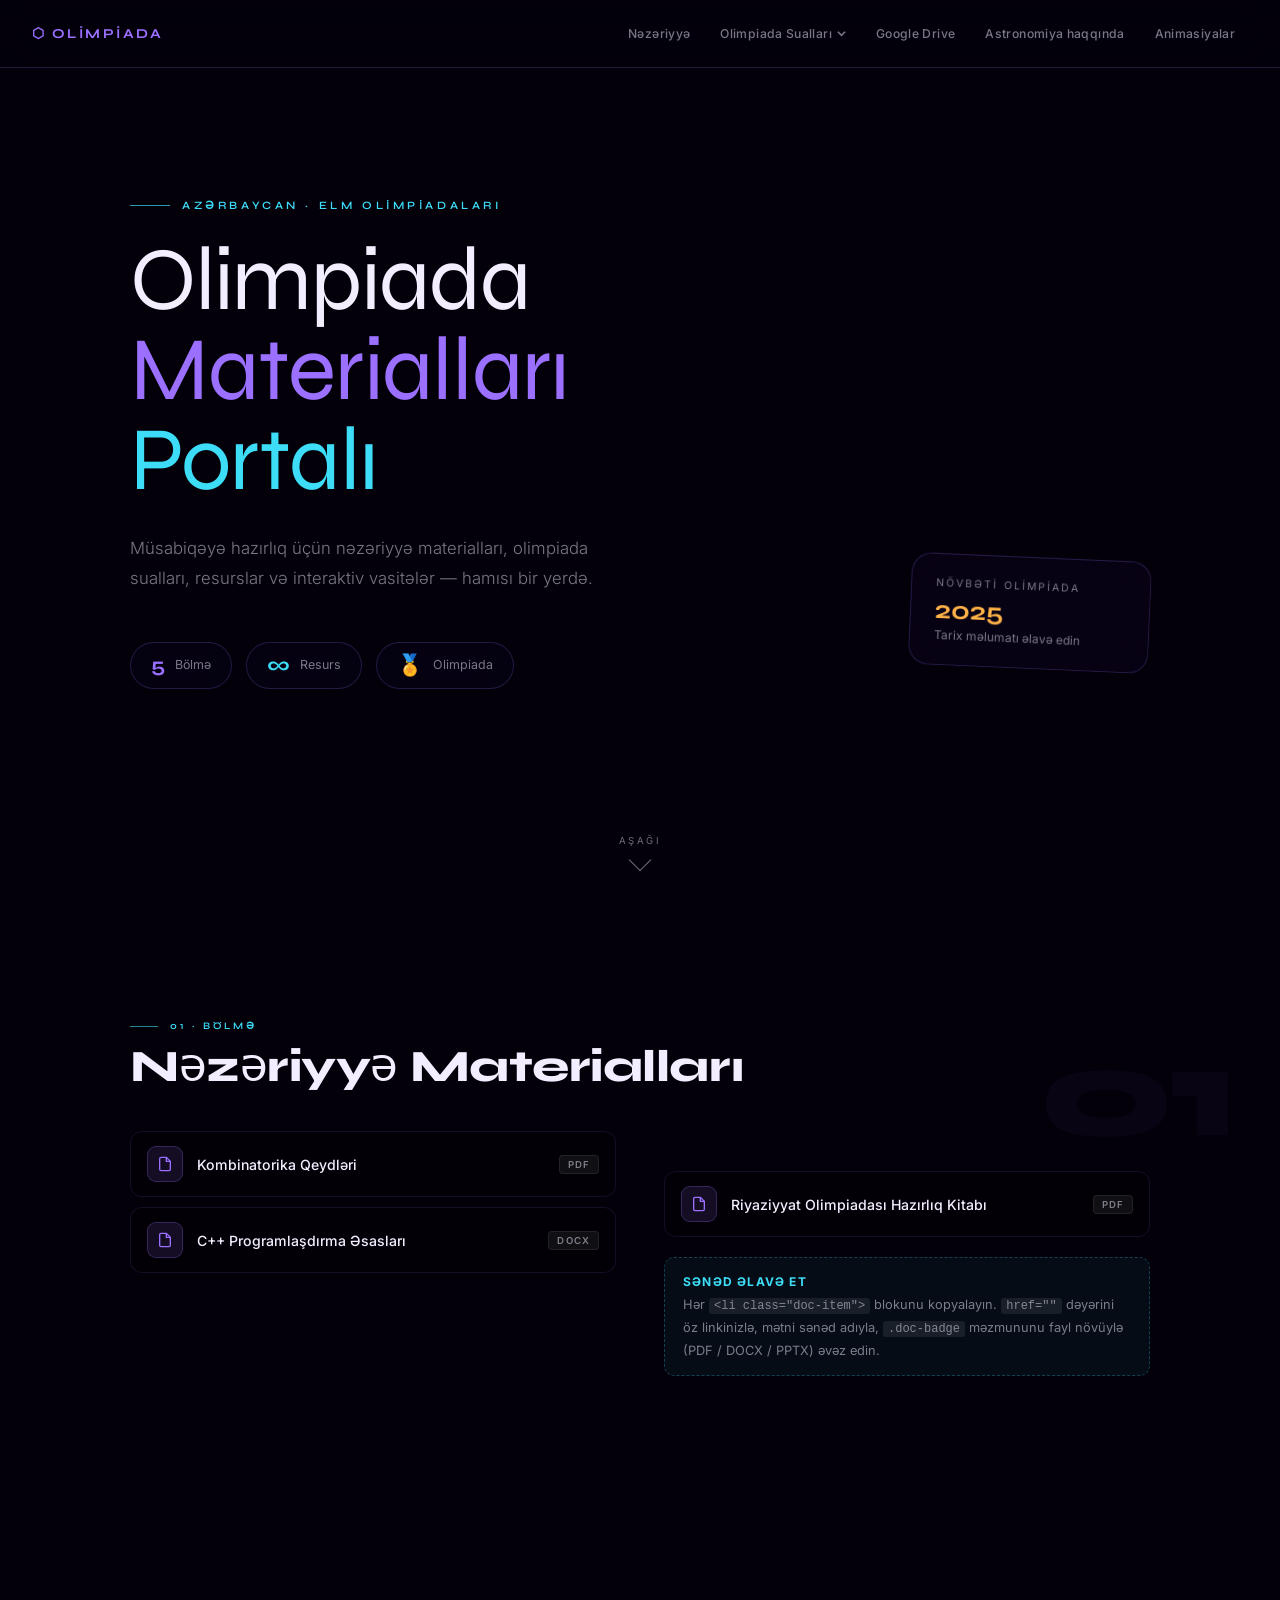
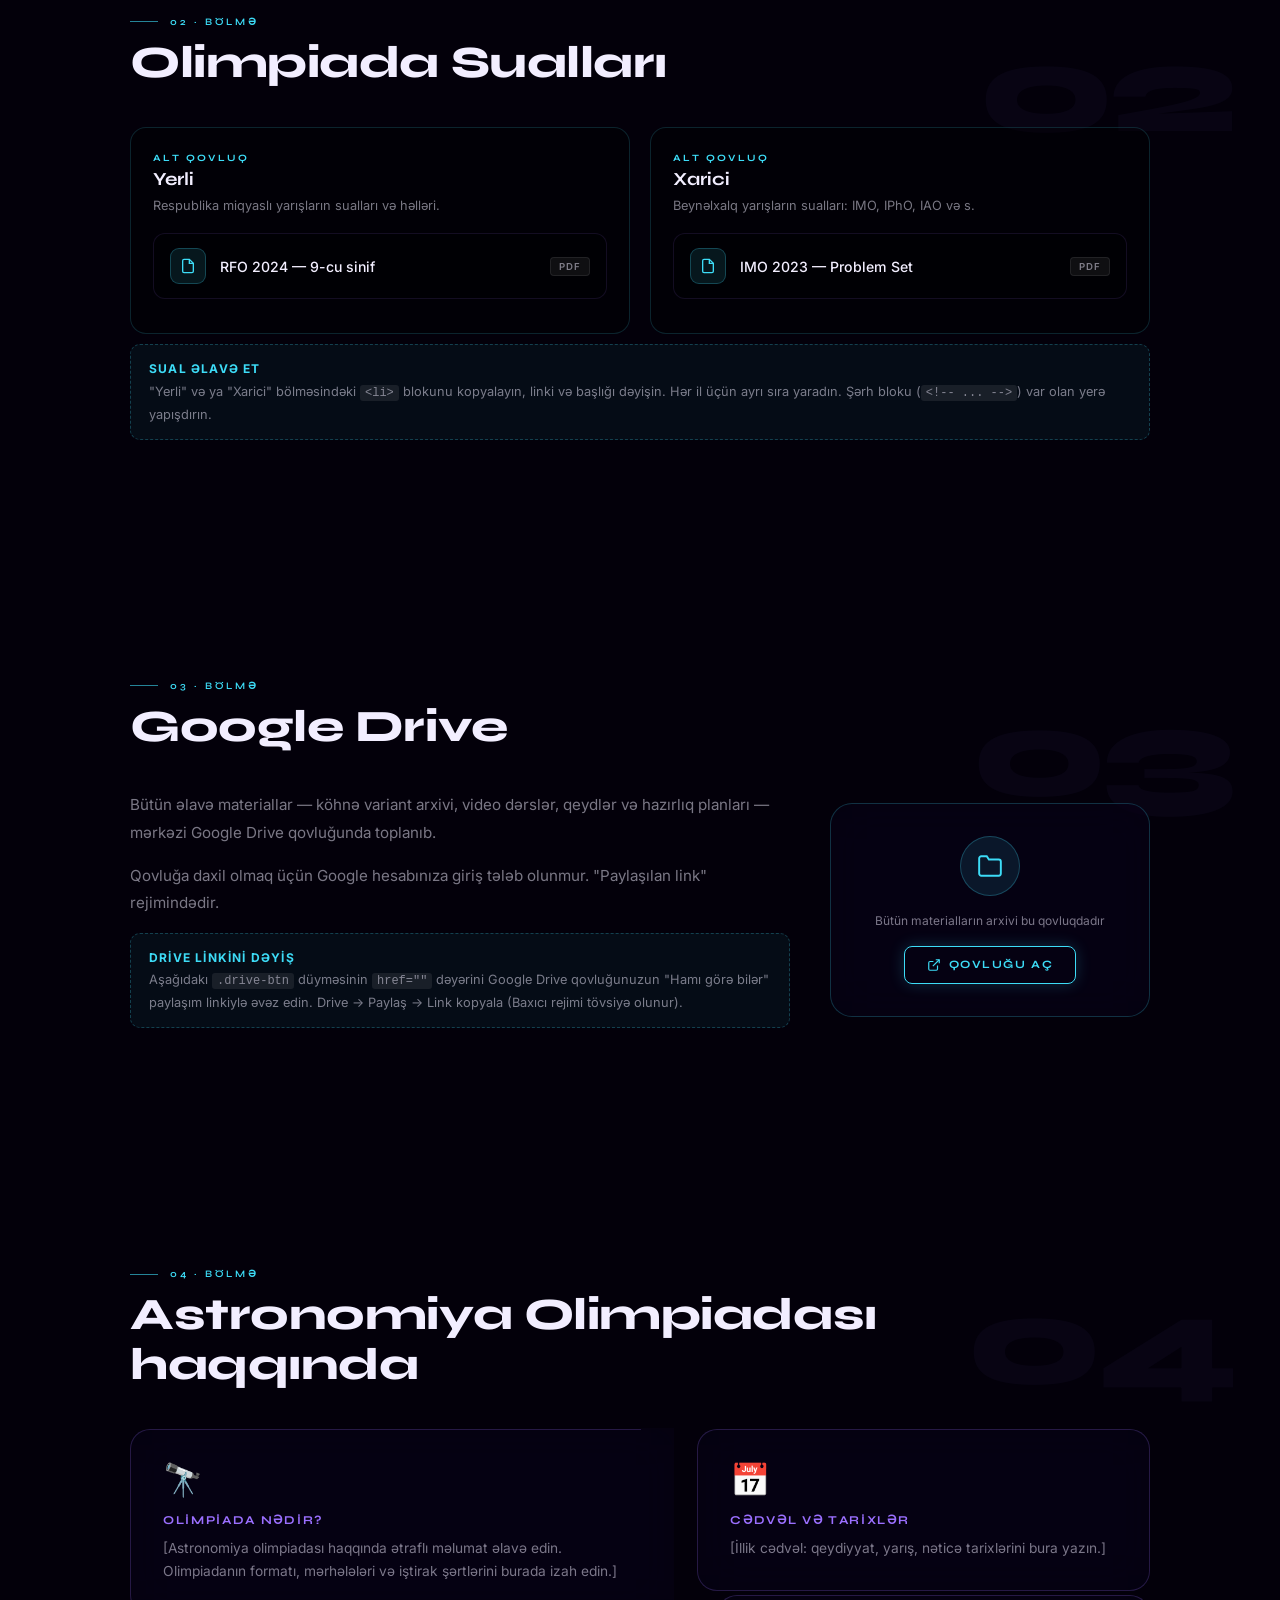
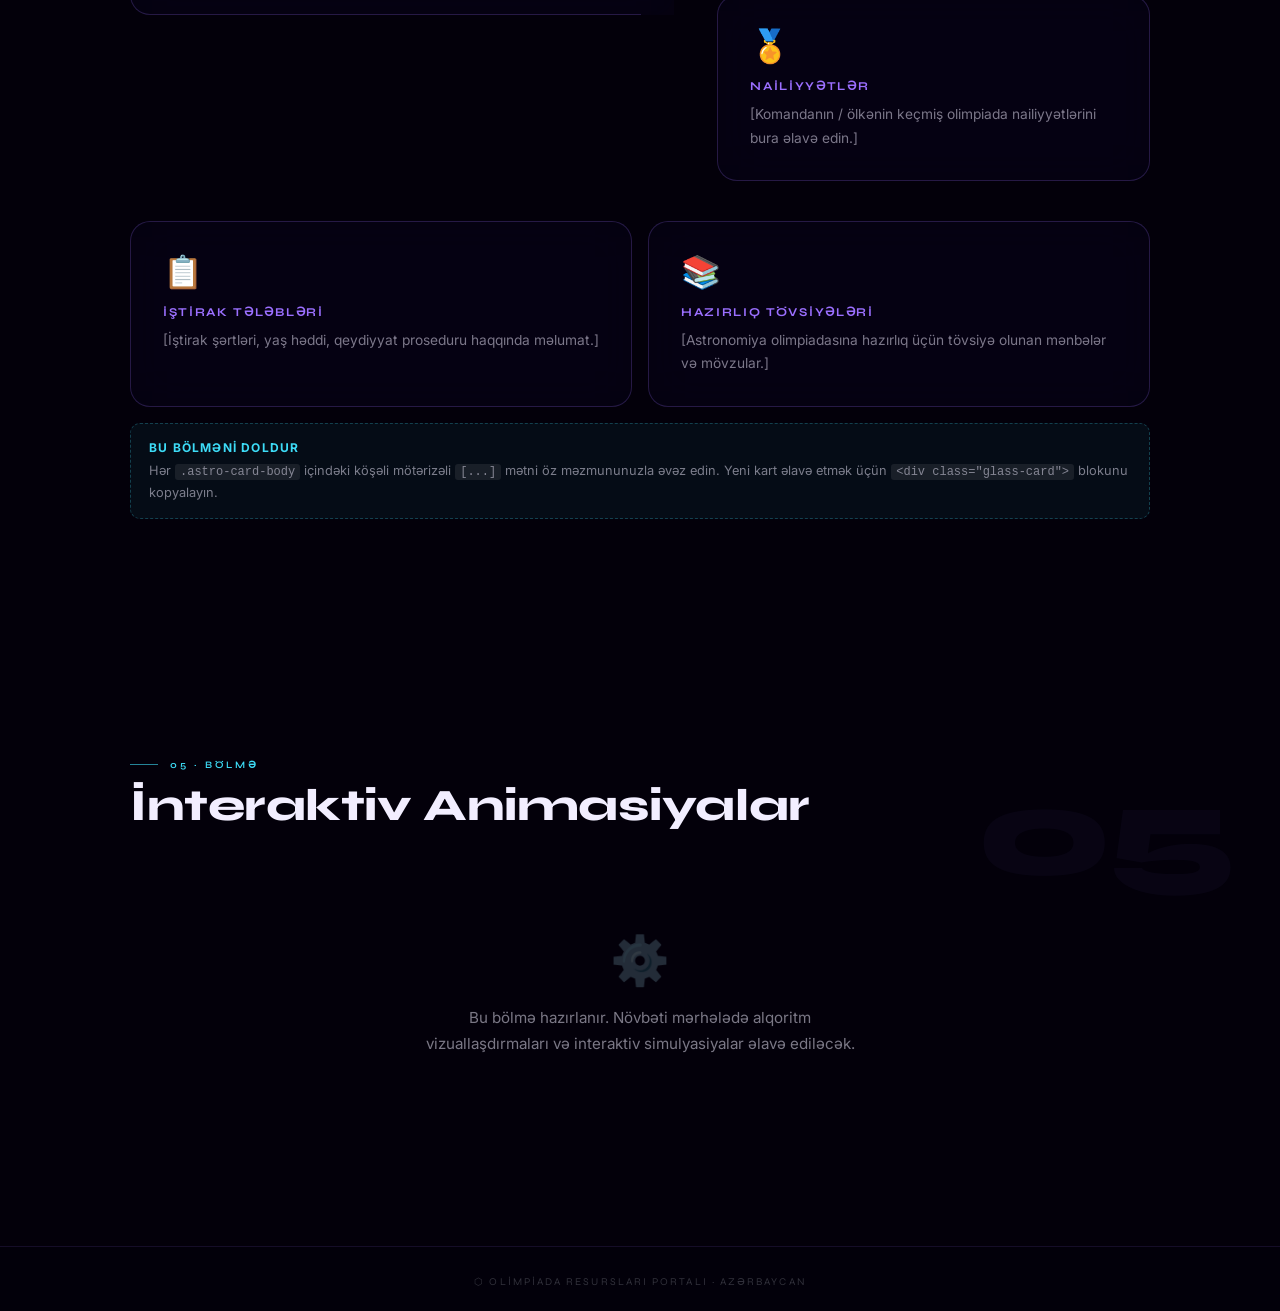
<file: indexhjh.html>
<!DOCTYPE html>
<html lang="az">
<head>
<meta charset="UTF-8"/>
<meta name="viewport" content="width=device-width, initial-scale=1.0"/>
<title>Olimpiada Resursları Portalı</title>
<link rel="preconnect" href="https://fonts.googleapis.com"/>
<link rel="preconnect" href="https://fonts.gstatic.com" crossorigin/>
<!--
  Inter = full Azerbaijani Unicode charset (ə ş ı ü ö ğ ç)
  Syne = kinetic display font with weight axis for scroll animation
-->
<link href="https://fonts.googleapis.com/css2?family=Syne:wght@400..800&family=Inter:wght@300;400;500;600&display=swap" rel="stylesheet"/>

<style>
/* ══════════════════════════════════════════════════
   DESIGN TOKENS
══════════════════════════════════════════════════ */
:root {
  --ink:        #03000A;
  --white:      #F2EEFF;
  --muted:      rgba(242,238,255,0.5);
  --faint:      rgba(242,238,255,0.15);
  --violet:     #9B6FFF;
  --cyan:       #3DDCF7;
  --rose:       #FF6B9D;
  --amber:      #FFB347;

  /* glass panels */
  --glass-bg:   rgba(8, 2, 22, 0.55);
  --glass-border: rgba(155,111,255,0.22);
  --glass-blur: blur(24px) saturate(160%);

  --font-display: 'Syne', sans-serif;
  --font-body:    'Inter', sans-serif;
  --nav-h:        68px;
}

/* ══════════════════════════════════════════════════
   RESET + BASE
══════════════════════════════════════════════════ */
*, *::before, *::after { box-sizing: border-box; margin: 0; padding: 0; }
html { scroll-behavior: smooth; font-size: 16px; }

body {
  font-family: var(--font-body);
  background: var(--ink);
  color: var(--white);
  overflow-x: hidden;
  min-height: 100vh;
}

/* ══════════════════════════════════════════════════
   PARALLAX SECTION BACKGROUNDS
   Each section gets its own full-bleed background image.

   HOW TO CHANGE A BACKGROUND:
   1. Go to Unsplash (unsplash.com) or NASA image gallery (images.nasa.gov)
   2. Find an image, click "Download" → copy the direct image URL
   3. Replace the url('...') value in the matching .bg-* rule below
   4. Adjust background-position if needed (e.g. "center top" vs "center center")
══════════════════════════════════════════════════ */
.bg-hero {
  /* CURRENT: Deep Milky Way field — NASA/ESA Hubble */
  background-image: url('https://images.unsplash.com/photo-1462331940025-496dfbfc7564?q=85&w=2400&auto=format&fit=crop');
}
.bg-theory {
  /* CURRENT: Purple nebula / cosmic cloud */
  background-image: url('https://images.unsplash.com/photo-1534796636912-3b95b3ab5986?q=85&w=2400&auto=format&fit=crop');
}
.bg-questions {
  /* CURRENT: Star cluster, deep blue tones */
  background-image: url('https://images.unsplash.com/photo-1419242902214-272b3f66ee7a?q=85&w=2400&auto=format&fit=crop');
}
.bg-drive {
  /* CURRENT: Galaxy spiral arm, dark green-black */
  background-image: url('https://images.unsplash.com/photo-1543722530-d2c3201371e7?q=85&w=2400&auto=format&fit=crop');
}
.bg-astronomy {
  /* CURRENT: Saturn-like ring planet, dark violet */
  background-image: url('https://images.unsplash.com/photo-1614314107768-6018061e5700?q=85&w=2400&auto=format&fit=crop');
}
.bg-animations {
  /* CURRENT: Abstract geometric light streaks on black */
  background-image: url('https://images.unsplash.com/photo-1451187580459-43490279c0fa?q=85&w=2400&auto=format&fit=crop');
}

/* ══════════════════════════════════════════════════
   SCROLL PROGRESS LINE
══════════════════════════════════════════════════ */
#scroll-line {
  position: fixed;
  top: 0; left: 0;
  height: 2px;
  width: 0%;
  background: linear-gradient(90deg, var(--violet), var(--cyan));
  z-index: 1000;
  transition: width 0.08s linear;
}

/* ══════════════════════════════════════════════════
   NAVIGATION
══════════════════════════════════════════════════ */
nav {
  position: fixed;
  top: 0; left: 0; right: 0;
  height: var(--nav-h);
  z-index: 500;
  background: rgba(3,0,10,0.7);
  backdrop-filter: var(--glass-blur);
  -webkit-backdrop-filter: var(--glass-blur);
  border-bottom: 1px solid var(--glass-border);
}

.nav-inner {
  max-width: 1280px;
  margin: 0 auto;
  height: 100%;
  display: flex;
  align-items: center;
  gap: 4px;
  padding: 0 32px;
}

.nav-logo {
  font-family: var(--font-display);
  font-size: 0.85rem;
  font-weight: 700;
  letter-spacing: 0.18em;
  text-transform: uppercase;
  color: var(--violet);
  text-decoration: none;
  margin-right: auto;
  flex-shrink: 0;
}

.nav-link {
  font-family: var(--font-body);
  font-size: 0.76rem;
  font-weight: 500;
  letter-spacing: 0.03em;
  color: var(--muted);
  text-decoration: none;
  padding: 7px 13px;
  border-radius: 6px;
  white-space: nowrap;
  transition: color 0.2s, background 0.2s;
}
.nav-link:hover { color: var(--white); background: rgba(155,111,255,0.1); }

/* dropdown */
.dropdown { position: relative; }
.dropdown-btn {
  display: flex;
  align-items: center;
  gap: 5px;
  cursor: pointer;
  background: none;
  border: none;
  font-family: var(--font-body);
  font-size: 0.76rem;
  font-weight: 500;
  letter-spacing: 0.03em;
  color: var(--muted);
  padding: 7px 13px;
  border-radius: 6px;
  transition: color 0.2s, background 0.2s;
  white-space: nowrap;
}
.dropdown-btn:hover { color: var(--white); background: rgba(155,111,255,0.1); }
.dropdown-btn svg { width: 9px; height: 9px; transition: transform 0.2s; }
.dropdown:hover .dropdown-btn svg { transform: rotate(180deg); }

.dropdown-menu {
  display: none;
  position: absolute;
  top: calc(100% + 8px);
  left: 50%;
  transform: translateX(-50%);
  min-width: 160px;
  background: rgba(8,2,22,0.95);
  backdrop-filter: var(--glass-blur);
  -webkit-backdrop-filter: var(--glass-blur);
  border: 1px solid var(--glass-border);
  border-radius: 10px;
  overflow: hidden;
}
.dropdown:hover .dropdown-menu { display: block; }
.dropdown-item {
  display: block;
  padding: 10px 18px;
  font-size: 0.78rem;
  color: var(--muted);
  text-decoration: none;
  transition: background 0.15s, color 0.15s;
}
.dropdown-item:hover { background: rgba(155,111,255,0.12); color: var(--white); }
.dropdown-item + .dropdown-item { border-top: 1px solid rgba(155,111,255,0.1); }

/* ══════════════════════════════════════════════════
   SECTION SHELL (full-bleed bg + overlay)
══════════════════════════════════════════════════ */
.section-shell {
  position: relative;
  background-size: cover;
  background-position: center;
  background-attachment: fixed; /* parallax */
  padding: 120px 0;
}
/* dark overlay so text is always readable */
.section-shell::before {
  content: '';
  position: absolute;
  inset: 0;
  background: linear-gradient(
    to bottom,
    rgba(3,0,10,0.72) 0%,
    rgba(3,0,10,0.55) 40%,
    rgba(3,0,10,0.72) 100%
  );
  pointer-events: none;
}

/* hero gets a deeper overlay at top for nav contrast */
.section-shell.hero-shell::before {
  background: linear-gradient(
    to bottom,
    rgba(3,0,10,0.82) 0%,
    rgba(3,0,10,0.45) 50%,
    rgba(3,0,10,0.88) 100%
  );
}

.section-content {
  position: relative;
  z-index: 1;
  max-width: 1100px;
  margin: 0 auto;
  padding: 0 40px;
}

/* ══════════════════════════════════════════════════
   HERO SECTION
══════════════════════════════════════════════════ */
.hero-shell {
  min-height: 100vh;
  display: flex;
  align-items: center;
  padding: 0;
}

.hero-content {
  position: relative;
  z-index: 1;
  width: 100%;
  max-width: 1100px;
  margin: 0 auto;
  padding: var(--nav-h) 40px 80px;
}

/* Organic asymmetric text block — offset left */
.hero-text-block {
  max-width: 680px;
}

/* kinetic title — weight animates on scroll via JS */
.kinetic-title {
  font-family: var(--font-display);
  font-size: clamp(3rem, 7vw, 6.5rem);
  font-weight: 400; /* starts light, JS will animate to 800 on scroll */
  line-height: 1.0;
  letter-spacing: -0.01em;
  color: var(--white);
  will-change: font-weight, opacity;
  transition: font-variation-settings 0.4s ease;
}
.kinetic-title .accent { color: var(--violet); }
.kinetic-title .accent2 { color: var(--cyan); }

.hero-eyebrow {
  font-family: var(--font-display);
  font-size: 0.7rem;
  font-weight: 600;
  letter-spacing: 0.32em;
  text-transform: uppercase;
  color: var(--cyan);
  margin-bottom: 24px;
  display: flex;
  align-items: center;
  gap: 12px;
}
.hero-eyebrow::before {
  content: '';
  display: inline-block;
  width: 40px;
  height: 1px;
  background: var(--cyan);
  opacity: 0.7;
}

.hero-sub {
  margin-top: 28px;
  font-size: 1.05rem;
  font-weight: 300;
  color: var(--muted);
  line-height: 1.8;
  max-width: 480px;
}

/* floating glass stat pills — organic positions */
.hero-stats {
  display: flex;
  gap: 14px;
  margin-top: 48px;
  flex-wrap: wrap;
}
.stat-pill {
  background: var(--glass-bg);
  backdrop-filter: var(--glass-blur);
  -webkit-backdrop-filter: var(--glass-blur);
  border: 1px solid var(--glass-border);
  border-radius: 100px;
  padding: 10px 20px;
  display: flex;
  align-items: center;
  gap: 10px;
}
.stat-pill .num {
  font-family: var(--font-display);
  font-size: 1.3rem;
  font-weight: 700;
  color: var(--violet);
}
.stat-pill .label {
  font-size: 0.78rem;
  color: var(--muted);
  line-height: 1.3;
}

/* floating glass card — overlapping, asymmetric */
.hero-float-card {
  position: absolute;
  right: 40px;
  bottom: 100px;
  width: 240px;
  background: var(--glass-bg);
  backdrop-filter: var(--glass-blur);
  -webkit-backdrop-filter: var(--glass-blur);
  border: 1px solid var(--glass-border);
  border-radius: 20px;
  padding: 22px 24px;
  transform: rotate(2.5deg);
}
.hfc-label {
  font-size: 0.65rem;
  letter-spacing: 0.2em;
  text-transform: uppercase;
  color: var(--muted);
  margin-bottom: 8px;
}
.hfc-val {
  font-family: var(--font-display);
  font-size: 1.6rem;
  font-weight: 700;
  color: var(--amber);
  line-height: 1;
}
.hfc-sub { font-size: 0.75rem; color: var(--muted); margin-top: 4px; }

/* scroll cue */
.scroll-cue {
  position: absolute;
  bottom: 32px;
  left: 50%;
  transform: translateX(-50%);
  z-index: 1;
  display: flex;
  flex-direction: column;
  align-items: center;
  gap: 6px;
  opacity: 0.45;
}
.scroll-cue span {
  font-size: 0.6rem;
  letter-spacing: 0.25em;
  text-transform: uppercase;
  color: var(--white);
}
.scroll-cue .chevron {
  width: 16px;
  height: 16px;
  border-right: 1.5px solid var(--white);
  border-bottom: 1.5px solid var(--white);
  transform: rotate(45deg);
  animation: bounce 1.6s ease-in-out infinite;
}
@keyframes bounce {
  0%, 100% { transform: rotate(45deg) translateY(0); }
  50%       { transform: rotate(45deg) translateY(5px); }
}

/* ══════════════════════════════════════════════════
   SECTION COMMON ELEMENTS
══════════════════════════════════════════════════ */

/* section eyebrow */
.s-eyebrow {
  font-family: var(--font-display);
  font-size: 0.62rem;
  font-weight: 600;
  letter-spacing: 0.3em;
  text-transform: uppercase;
  color: var(--cyan);
  margin-bottom: 10px;
  display: flex;
  align-items: center;
  gap: 12px;
}
.s-eyebrow::before {
  content: '';
  display: inline-block;
  width: 28px;
  height: 1px;
  background: var(--cyan);
  opacity: 0.6;
}

/* kinetic section heading */
.s-heading {
  font-family: var(--font-display);
  font-size: clamp(1.8rem, 3.5vw, 2.8rem);
  font-weight: 400;
  line-height: 1.1;
  letter-spacing: -0.01em;
  color: var(--white);
  margin-bottom: 40px;
  transition: font-variation-settings 0.4s ease;
  will-change: font-variation-settings;
}

/* ══════════════════════════════════════════════════
   GLASSMORPHISM CARD
══════════════════════════════════════════════════ */
.glass-card {
  background: var(--glass-bg);
  backdrop-filter: var(--glass-blur);
  -webkit-backdrop-filter: var(--glass-blur);
  border: 1px solid var(--glass-border);
  border-radius: 20px;
  padding: 30px 32px;
  transition: border-color 0.3s, transform 0.3s;
}
.glass-card:hover {
  border-color: rgba(155,111,255,0.45);
  transform: translateY(-2px);
}

/* ══════════════════════════════════════════════════
   THEORY SECTION — organic 2-col with overlap
══════════════════════════════════════════════════ */
#theory .section-content {
  display: grid;
  grid-template-columns: 1fr 1fr;
  gap: 0 48px;
  align-items: start;
}

/* heading spans full width */
#theory .s-eyebrow,
#theory .s-heading { grid-column: 1 / -1; }

#theory .doc-col:nth-child(odd) { margin-top: 0; }
#theory .doc-col:nth-child(even) { margin-top: 40px; } /* organic stagger */

@media (max-width: 700px) {
  #theory .section-content { grid-template-columns: 1fr; }
  #theory .doc-col:nth-child(even) { margin-top: 0; }
}

/* ══════════════════════════════════════════════════
   DOC ITEM
══════════════════════════════════════════════════ */
.doc-item {
  display: flex;
  align-items: center;
  gap: 14px;
  padding: 14px 16px;
  background: rgba(0,0,0,0.3);
  border: 1px solid rgba(155,111,255,0.12);
  border-radius: 12px;
  margin-bottom: 10px;
  transition: background 0.2s, border-color 0.2s, transform 0.2s;
}
.doc-item:hover {
  background: rgba(155,111,255,0.09);
  border-color: rgba(155,111,255,0.35);
  transform: translateX(4px);
}

.doc-icon-wrap {
  width: 36px;
  height: 36px;
  border-radius: 9px;
  background: rgba(155,111,255,0.12);
  border: 1px solid rgba(155,111,255,0.25);
  display: flex;
  align-items: center;
  justify-content: center;
  flex-shrink: 0;
}
.doc-icon-wrap svg { width: 16px; height: 16px; color: var(--violet); }

.doc-link {
  font-size: 0.88rem;
  font-weight: 500;
  color: var(--white);
  text-decoration: none;
  flex: 1;
  transition: color 0.2s;
}
.doc-link:hover { color: var(--violet); }

.doc-badge {
  font-size: 0.6rem;
  font-weight: 600;
  letter-spacing: 0.12em;
  text-transform: uppercase;
  color: var(--muted);
  background: rgba(255,255,255,0.06);
  border: 1px solid rgba(255,255,255,0.08);
  padding: 3px 8px;
  border-radius: 4px;
  flex-shrink: 0;
}

/* ══════════════════════════════════════════════════
   USER NOTE BLOCK
══════════════════════════════════════════════════ */
.user-note {
  display: flex;
  gap: 12px;
  align-items: flex-start;
  background: rgba(61,220,247,0.05);
  border: 1px dashed rgba(61,220,247,0.25);
  border-radius: 10px;
  padding: 14px 18px;
  margin-top: 16px;
  font-size: 0.8rem;
  color: var(--muted);
  line-height: 1.65;
}
.user-note strong { color: var(--cyan); display: block; margin-bottom: 2px; font-size: 0.75rem; letter-spacing: 0.1em; text-transform: uppercase; }
.user-note code { background: rgba(255,255,255,0.08); padding: 1px 5px; border-radius: 3px; font-size: 0.75rem; }

/* ══════════════════════════════════════════════════
   QUESTIONS SECTION — subfolder grid
══════════════════════════════════════════════════ */
.subfolder-grid {
  display: grid;
  grid-template-columns: 1fr 1fr;
  gap: 20px;
}
@media (max-width: 600px) { .subfolder-grid { grid-template-columns: 1fr; } }

.subfolder-box {
  background: rgba(0,0,0,0.35);
  border: 1px solid rgba(61,220,247,0.16);
  border-radius: 16px;
  padding: 24px 22px;
}
.sf-tag {
  font-family: var(--font-display);
  font-size: 0.6rem;
  font-weight: 700;
  letter-spacing: 0.25em;
  text-transform: uppercase;
  color: var(--cyan);
  margin-bottom: 4px;
}
.sf-title {
  font-family: var(--font-display);
  font-size: 1.15rem;
  font-weight: 700;
  color: var(--white);
  margin-bottom: 6px;
}
.sf-desc {
  font-size: 0.8rem;
  color: var(--muted);
  margin-bottom: 18px;
  line-height: 1.5;
}
/* cyan icon tint for questions subfolder */
.subfolder-box .doc-icon-wrap {
  background: rgba(61,220,247,0.1);
  border-color: rgba(61,220,247,0.25);
}
.subfolder-box .doc-icon-wrap svg { color: var(--cyan); }
.subfolder-box .doc-link:hover { color: var(--cyan); }

/* ══════════════════════════════════════════════════
   DRIVE SECTION
══════════════════════════════════════════════════ */
.drive-layout {
  display: grid;
  grid-template-columns: 1fr 320px;
  gap: 40px;
  align-items: center;
}
@media (max-width: 700px) { .drive-layout { grid-template-columns: 1fr; } }

.drive-text {
  font-size: 0.95rem;
  color: var(--muted);
  line-height: 1.8;
}

.drive-glass {
  background: var(--glass-bg);
  backdrop-filter: var(--glass-blur);
  -webkit-backdrop-filter: var(--glass-blur);
  border: 1px solid rgba(61,220,247,0.22);
  border-radius: 22px;
  padding: 32px 28px;
  text-align: center;
}
.drive-icon-circle {
  width: 60px;
  height: 60px;
  background: rgba(61,220,247,0.1);
  border: 1px solid rgba(61,220,247,0.25);
  border-radius: 50%;
  display: flex;
  align-items: center;
  justify-content: center;
  margin: 0 auto 16px;
}
.drive-icon-circle svg { width: 26px; height: 26px; color: var(--cyan); }
.drive-label {
  font-size: 0.75rem;
  color: var(--muted);
  margin-bottom: 16px;
  line-height: 1.5;
}
.drive-btn {
  display: inline-flex;
  align-items: center;
  gap: 8px;
  background: transparent;
  border: 1.5px solid var(--cyan);
  color: var(--cyan);
  padding: 11px 22px;
  border-radius: 8px;
  font-family: var(--font-display);
  font-size: 0.7rem;
  font-weight: 700;
  letter-spacing: 0.14em;
  text-transform: uppercase;
  text-decoration: none;
  transition: all 0.25s;
  box-shadow: 0 0 16px rgba(61,220,247,0.2);
}
.drive-btn:hover {
  background: var(--cyan);
  color: var(--ink);
  box-shadow: 0 0 28px rgba(61,220,247,0.5);
}
.drive-btn svg { width: 14px; height: 14px; }

/* ══════════════════════════════════════════════════
   ASTRONOMY SECTION — asymmetric overlapping cards
══════════════════════════════════════════════════ */
.astro-layout {
  display: grid;
  grid-template-columns: 1.2fr 1fr;
  gap: 24px;
  align-items: start;
}
@media (max-width: 700px) { .astro-layout { grid-template-columns: 1fr; } }

.astro-main-card {
  grid-row: 1 / 3;
}
.astro-side-cards {
  display: flex;
  flex-direction: column;
  gap: 16px;
}
.astro-side-cards .glass-card { margin-top: 0; }
.astro-side-cards .glass-card:nth-child(2) { margin-top: -12px; margin-left: 20px; } /* organic overlap */

.astro-icon { font-size: 2rem; margin-bottom: 14px; }
.astro-card-title {
  font-family: var(--font-display);
  font-size: 0.75rem;
  font-weight: 700;
  letter-spacing: 0.14em;
  text-transform: uppercase;
  color: var(--violet);
  margin-bottom: 10px;
}
.astro-card-body {
  font-size: 0.86rem;
  color: var(--muted);
  line-height: 1.7;
}

/* ══════════════════════════════════════════════════
   ANIMATIONS SECTION
══════════════════════════════════════════════════ */
.anim-placeholder {
  text-align: center;
  padding: 60px 0;
}
.anim-ph-icon {
  font-size: 3rem;
  opacity: 0.25;
  margin-bottom: 16px;
}
.anim-ph-text {
  font-size: 0.95rem;
  color: var(--muted);
  line-height: 1.7;
  max-width: 440px;
  margin: 0 auto;
}
#animation-container { min-height: 10px; }

/* ══════════════════════════════════════════════════
   SECTION DIVIDER
══════════════════════════════════════════════════ */
.section-number {
  position: absolute;
  right: 48px;
  top: 130px;
  font-family: var(--font-display);
  font-size: 8rem;
  font-weight: 800;
  color: rgba(155,111,255,0.04);
  line-height: 1;
  pointer-events: none;
  user-select: none;
  letter-spacing: -0.04em;
}

/* ══════════════════════════════════════════════════
   RESPONSIVE NAV collapse
══════════════════════════════════════════════════ */
@media (max-width: 860px) {
  .nav-inner { gap: 2px; padding: 0 16px; }
  .nav-link, .dropdown-btn { font-size: 0.68rem; padding: 6px 8px; }
  .hero-float-card { display: none; }
  .kinetic-title { font-size: clamp(2.4rem, 8vw, 4rem); }
  .section-number { display: none; }
  .astro-side-cards .glass-card:nth-child(2) { margin-top: 0; margin-left: 0; }
}

/* ══════════════════════════════════════════════════
   FOOTER
══════════════════════════════════════════════════ */
footer {
  background: rgba(3,0,10,0.95);
  border-top: 1px solid rgba(155,111,255,0.12);
  text-align: center;
  padding: 28px;
  font-family: var(--font-display);
  font-size: 0.65rem;
  letter-spacing: 0.2em;
  text-transform: uppercase;
  color: rgba(242,238,255,0.2);
}

/* ══════════════════════════════════════════════════
   REVEAL ANIMATION (intersection observer)
══════════════════════════════════════════════════ */
.reveal {
  opacity: 0;
  transform: translateY(28px);
  transition: opacity 0.7s ease, transform 0.7s ease;
}
.reveal.visible {
  opacity: 1;
  transform: translateY(0);
}
.reveal-delay-1 { transition-delay: 0.1s; }
.reveal-delay-2 { transition-delay: 0.22s; }
.reveal-delay-3 { transition-delay: 0.34s; }
</style>
</head>
<body>

<!-- Scroll progress line -->
<div id="scroll-line"></div>

<!-- ══════════════════════════════════════════════
     NAVIGATION
══════════════════════════════════════════════ -->
<nav>
  <div class="nav-inner">
    <a href="#" class="nav-logo">⬡ Olimpiada</a>
    <a href="#theory" class="nav-link">Nəzəriyyə</a>
    <div class="dropdown">
      <button class="dropdown-btn" aria-haspopup="true">
        Olimpiada Sualları
        <svg viewBox="0 0 10 6" fill="none" stroke="currentColor" stroke-width="1.8"><path d="M1 1l4 4 4-4"/></svg>
      </button>
      <div class="dropdown-menu">
        <a href="#yerli" class="dropdown-item">Yerli</a>
        <a href="#xarici" class="dropdown-item">Xarici</a>
      </div>
    </div>
    <a href="#drive" class="nav-link">Google Drive</a>
    <a href="#astronomy" class="nav-link">Astronomiya haqqında</a>
    <a href="#animations" class="nav-link">Animasiyalar</a>
  </div>
</nav>

<!-- ══════════════════════════════════════════════
     HERO
══════════════════════════════════════════════ -->
<section class="section-shell hero-shell bg-hero" id="hero">
  <div class="hero-content">
    <div class="hero-text-block">
      <p class="hero-eyebrow">Azərbaycan · Elm Olimpiadaları</p>
      <h1 class="kinetic-title" id="hero-title">
        Olimpiada<br>
        <span class="accent">Materialları</span><br>
        <span class="accent2">Portalı</span>
      </h1>
      <p class="hero-sub">
        Müsabiqəyə hazırlıq üçün nəzəriyyə materialları, olimpiada sualları, resurslar və interaktiv vasitələr — hamısı bir yerdə.
      </p>
      <div class="hero-stats">
        <div class="stat-pill">
          <span class="num">5</span>
          <span class="label">Bölmə</span>
        </div>
        <div class="stat-pill">
          <span class="num" style="color:var(--cyan)">∞</span>
          <span class="label">Resurs</span>
        </div>
        <div class="stat-pill">
          <span class="num" style="color:var(--rose)">🏅</span>
          <span class="label">Olimpiada</span>
        </div>
      </div>
    </div>

    <!-- Organic floating glass card — overlapping hero image -->
    <div class="hero-float-card">
      <p class="hfc-label">Növbəti olimpiada</p>
      <!--
        BURA TARIX YAZIN:
        Bu kiçik float kartdakı tarix və adı
        öz olimpiadanıza uyğun dəyişin.
      -->
      <p class="hfc-val">2025</p>
      <p class="hfc-sub">Tarix məlumatı əlavə edin</p>
    </div>
  </div>

  <div class="scroll-cue">
    <span>Aşağı</span>
    <div class="chevron"></div>
  </div>
</section>

<!-- ══════════════════════════════════════════════
     1 · THEORY
══════════════════════════════════════════════ -->
<section class="section-shell bg-theory" id="theory">
  <span class="section-number">01</span>
  <div class="section-content">
    <p class="s-eyebrow reveal">01 · Bölmə</p>
    <h2 class="s-heading reveal reveal-delay-1">Nəzəriyyə Materialları</h2>

    <!--
      SÜTUN QURULUŞU:
      İki sütunlu organik layout. Sol sütun normal,
      sağ sütun 40px aşağı sürüşür — bu qeyri-simmetrik effektdir.
      Sənədləri aşağıdakı kimi bölüşdürün:
      ilk yarısı .doc-col:first-of-type içinə,
      ikinci yarısı ikinci .doc-col içinə.
    -->

    <div class="doc-col reveal reveal-delay-1">
      <ul style="list-style:none;padding:0;margin:0;">
        <!--
          SƏNƏD ƏLAVƏ ETMƏYİN YOLU:
          ─────────────────────────────────────────
          1. href="..." dəyərinə Google Drive,
             Dropbox və ya birbaşa fayl linkini yazın.
             Məsələn: href="https://drive.google.com/file/d/XXX/view"
          2. .doc-link içindəki mətni sənəd adıyla əvəz edin.
          3. .doc-badge içinə fayl növünü yazın: PDF, DOCX, PPTX
          4. Yeni sənəd üçün bütün <li>...</li> blokunu
             kopyalayıb yapışdırın.
          ─────────────────────────────────────────
        -->
        <li class="doc-item">
          <div class="doc-icon-wrap">
            <svg viewBox="0 0 24 24" fill="none" stroke="currentColor" stroke-width="2"><path d="M14 2H6a2 2 0 00-2 2v16a2 2 0 002 2h12a2 2 0 002-2V8z"/><polyline points="14 2 14 8 20 8"/></svg>
          </div>
          <a href="URL_DOC1.pdf" target="_blank" class="doc-link">Kombinatorika Qeydləri</a>
          <span class="doc-badge">PDF</span>
        </li>
        <li class="doc-item">
          <div class="doc-icon-wrap">
            <svg viewBox="0 0 24 24" fill="none" stroke="currentColor" stroke-width="2"><path d="M14 2H6a2 2 0 00-2 2v16a2 2 0 002 2h12a2 2 0 002-2V8z"/><polyline points="14 2 14 8 20 8"/></svg>
          </div>
          <a href="URL_DOC2.docx" target="_blank" class="doc-link">C++ Programlaşdırma Əsasları</a>
          <span class="doc-badge">DOCX</span>
        </li>
        <!-- YENİ SƏNƏD BURAYA -->
      </ul>
    </div>

    <div class="doc-col reveal reveal-delay-2">
      <ul style="list-style:none;padding:0;margin:0;">
        <!-- İKİNCİ SÜTUN: eyni <li> forması ilə sənəd əlavə edin -->
        <li class="doc-item">
          <div class="doc-icon-wrap">
            <svg viewBox="0 0 24 24" fill="none" stroke="currentColor" stroke-width="2"><path d="M14 2H6a2 2 0 00-2 2v16a2 2 0 002 2h12a2 2 0 002-2V8z"/><polyline points="14 2 14 8 20 8"/></svg>
          </div>
          <a href="URL_DOC3.pdf" target="_blank" class="doc-link">Riyaziyyat Olimpiadası Hazırlıq Kitabı</a>
          <span class="doc-badge">PDF</span>
        </li>
        <!-- YENİ SƏNƏD BURAYA -->
      </ul>

      <div class="user-note" style="margin-top:20px;">
        <span>
          <strong>Sənəd əlavə et</strong>
          Hər <code>&lt;li class="doc-item"&gt;</code> blokunu kopyalayın.
          <code>href=""</code> dəyərini öz linkinizlə, mətni sənəd adıyla,
          <code>.doc-badge</code> məzmununu fayl növüylə (PDF / DOCX / PPTX) əvəz edin.
        </span>
      </div>
    </div>
  </div>
</section>

<!-- ══════════════════════════════════════════════
     2 · OLİMPİADA SUALLARI
══════════════════════════════════════════════ -->
<section class="section-shell bg-questions" id="questions">
  <span class="section-number">02</span>
  <div class="section-content">
    <p class="s-eyebrow reveal">02 · Bölmə</p>
    <h2 class="s-heading reveal reveal-delay-1">Olimpiada Sualları</h2>

    <div class="subfolder-grid reveal reveal-delay-2">
      <!-- YERLİ -->
      <div class="subfolder-box" id="yerli">
        <p class="sf-tag">alt qovluq</p>
        <h3 class="sf-title">Yerli</h3>
        <p class="sf-desc">Respublika miqyaslı yarışların sualları və həlləri.</p>
        <ul style="list-style:none;padding:0;margin:0;">
          <li class="doc-item">
            <div class="doc-icon-wrap">
              <svg viewBox="0 0 24 24" fill="none" stroke="currentColor" stroke-width="2"><path d="M14 2H6a2 2 0 00-2 2v16a2 2 0 002 2h12a2 2 0 002-2V8z"/><polyline points="14 2 14 8 20 8"/></svg>
            </div>
            <a href="URL_LOCAL1.pdf" target="_blank" class="doc-link">RFO 2024 — 9-cu sinif</a>
            <span class="doc-badge">PDF</span>
          </li>
          <!--
            YERLİ SUAL ƏLAVƏ ET:
            Yuxarıdakı <li> blokunu kopyala,
            href və mətni dəyiş.
          -->
        </ul>
      </div>

      <!-- XARİCİ -->
      <div class="subfolder-box" id="xarici">
        <p class="sf-tag">alt qovluq</p>
        <h3 class="sf-title">Xarici</h3>
        <p class="sf-desc">Beynəlxalq yarışların sualları: IMO, IPhO, IAO və s.</p>
        <ul style="list-style:none;padding:0;margin:0;">
          <li class="doc-item">
            <div class="doc-icon-wrap">
              <svg viewBox="0 0 24 24" fill="none" stroke="currentColor" stroke-width="2"><path d="M14 2H6a2 2 0 00-2 2v16a2 2 0 002 2h12a2 2 0 002-2V8z"/><polyline points="14 2 14 8 20 8"/></svg>
            </div>
            <a href="URL_INT1.pdf" target="_blank" class="doc-link">IMO 2023 — Problem Set</a>
            <span class="doc-badge">PDF</span>
          </li>
          <!--
            XARİCİ SUAL ƏLAVƏ ET:
            Yuxarıdakı <li> blokunu kopyala,
            href və mətni dəyiş.
          -->
        </ul>
      </div>
    </div>

    <div class="user-note reveal reveal-delay-3" style="margin-top:10px;">
      <span>
        <strong>Sual əlavə et</strong>
        "Yerli" və ya "Xarici" bölməsindəki <code>&lt;li&gt;</code> blokunu kopyalayın, linki və başlığı dəyişin.
        Hər il üçün ayrı sıra yaradın. Şərh bloku (<code>&lt;!-- ... --&gt;</code>) var olan yerə yapışdırın.
      </span>
    </div>
  </div>
</section>

<!-- ══════════════════════════════════════════════
     3 · GOOGLE DRIVE
══════════════════════════════════════════════ -->
<section class="section-shell bg-drive" id="drive">
  <span class="section-number">03</span>
  <div class="section-content">
    <p class="s-eyebrow reveal">03 · Bölmə</p>
    <h2 class="s-heading reveal reveal-delay-1">Google Drive</h2>

    <div class="drive-layout">
      <div class="drive-text reveal reveal-delay-1">
        <p style="margin-bottom:16px;">
          Bütün əlavə materiallar — köhnə variant arxivi, video dərslər, qeydlər və hazırlıq planları — mərkəzi Google Drive qovluğunda toplanıb.
        </p>
        <p style="margin-bottom:16px;">
          Qovluğa daxil olmaq üçün Google hesabınıza giriş tələb olunmur. "Paylaşılan link" rejimindədir.
        </p>
        <div class="user-note" style="margin-top:0;">
          <span>
            <strong>Drive linkini dəyiş</strong>
            Aşağıdakı <code>.drive-btn</code> düyməsinin <code>href=""</code> dəyərini
            Google Drive qovluğunuzun "Hamı görə bilər" paylaşım linkiylə əvəz edin.
            Drive → Paylaş → Link kopyala (Baxıcı rejimi tövsiyə olunur).
          </span>
        </div>
      </div>

      <div class="drive-glass reveal reveal-delay-2">
        <div class="drive-icon-circle">
          <svg viewBox="0 0 24 24" fill="none" stroke="currentColor" stroke-width="1.8">
            <path d="M22 19a2 2 0 01-2 2H4a2 2 0 01-2-2V5a2 2 0 012-2h5l2 3h9a2 2 0 012 2z"/>
          </svg>
        </div>
        <p class="drive-label">Bütün materialların arxivi bu qovluqdadır</p>
        <!--
          DRIVE LİNKİNİZİ BURA YAZIN:
          href="YOUR_GOOGLE_DRIVE_LINK_HERE" əvəzinə
          öz Drive paylaşım linkinizi yapışdırın.
        -->
        <a href="YOUR_GOOGLE_DRIVE_LINK_HERE" target="_blank" class="drive-btn">
          <svg viewBox="0 0 24 24" fill="none" stroke="currentColor" stroke-width="2"><path d="M18 13v6a2 2 0 01-2 2H5a2 2 0 01-2-2V8a2 2 0 012-2h6"/><polyline points="15 3 21 3 21 9"/><line x1="10" y1="14" x2="21" y2="3"/></svg>
          Qovluğu Aç
        </a>
      </div>
    </div>
  </div>
</section>

<!-- ══════════════════════════════════════════════
     4 · ASTRONOMİYA OLİMPİADASI HAQQINDA
══════════════════════════════════════════════ -->
<section class="section-shell bg-astronomy" id="astronomy">
  <span class="section-number">04</span>
  <div class="section-content">
    <p class="s-eyebrow reveal">04 · Bölmə</p>
    <h2 class="s-heading reveal reveal-delay-1">Astronomiya Olimpiadası haqqında</h2>

    <!--
      ASİMMETRİK LAYOUT:
      Sol tərəfdə böyük əsas kart (grid-row: 1/3 tutur),
      sağda iki kiçik kart üst-üstə, ikincisi sola sürüşür.
      Bu "space debris" tipli qeyri-xətti görünüş yaradır.
    -->
    <div class="astro-layout">
      <!-- Böyük əsas kart -->
      <div class="glass-card astro-main-card reveal reveal-delay-1">
        <div class="astro-icon">🔭</div>
        <p class="astro-card-title">Olimpiada nədir?</p>
        <p class="astro-card-body">
          <!--
            BURAYA ÖZ MƏTNİNİZİ YAZIN:
            Astronomiya olimpiadasının mahiyyəti,
            neçə mərhələdən ibarət olduğu,
            kimlərin iştirak edə biləcəyi haqqında
            3-5 cümlə əlavə edin.
          -->
          [Astronomiya olimpiadası haqqında ətraflı məlumat əlavə edin. Olimpiadanın formatı, mərhələləri və iştirak şərtlərini burada izah edin.]
        </p>
      </div>

      <!-- Sağ kiçik kartlar -->
      <div class="astro-side-cards">
        <div class="glass-card reveal reveal-delay-2">
          <div class="astro-icon">📅</div>
          <p class="astro-card-title">Cədvəl və tarixlər</p>
          <p class="astro-card-body">
            <!--
              TARİX VƏ CƏDVƏLİ BURAYA ƏLAVƏ EDİN:
              Qeydiyyat son tarixi, yarış tarixi,
              nəticə elan tarixi.
            -->
            [İllik cədvəl: qeydiyyat, yarış, nəticə tarixlərini bura yazın.]
          </p>
        </div>

        <div class="glass-card reveal reveal-delay-3">
          <div class="astro-icon">🏅</div>
          <p class="astro-card-title">Nailiyyətlər</p>
          <p class="astro-card-body">
            <!--
              NAİLİYYƏTLƏRİ BURAYA YAZIN:
              Keçmiş il nəticələri, qazanılan medallar,
              beynəlxalq yarışlardakı uğurlar.
            -->
            [Komandanın / ölkənin keçmiş olimpiada nailiyyətlərini bura əlavə edin.]
          </p>
        </div>
      </div>
    </div>

    <!-- Əlavə kart sırası -->
    <div style="display:grid;grid-template-columns:1fr 1fr;gap:16px;margin-top:16px;" class="reveal reveal-delay-2">
      <div class="glass-card">
        <div class="astro-icon">📋</div>
        <p class="astro-card-title">İştirak tələbləri</p>
        <p class="astro-card-body">
          <!--
            TƏLƏBLƏRİ BURAYA YAZIN:
            Yaş həddi, sinif, hazırlıq tövsiyələri.
          -->
          [İştirak şərtləri, yaş həddi, qeydiyyat proseduru haqqında məlumat.]
        </p>
      </div>
      <div class="glass-card">
        <div class="astro-icon">📚</div>
        <p class="astro-card-title">Hazırlıq tövsiyələri</p>
        <p class="astro-card-body">
          <!--
            TÖVSİYƏLƏRİ BURAYA YAZIN:
            Hansı kitabları oxumaq lazımdır,
            hansı mövzulara fokuslanmaq lazımdır.
          -->
          [Astronomiya olimpiadasına hazırlıq üçün tövsiyə olunan mənbələr və mövzular.]
        </p>
      </div>
    </div>

    <div class="user-note reveal" style="margin-top:16px;">
      <span>
        <strong>Bu bölməni doldur</strong>
        Hər <code>.astro-card-body</code> içindəki
        köşəli mötərizəli <code>[...]</code> mətni öz məzmununuzla əvəz edin.
        Yeni kart əlavə etmək üçün <code>&lt;div class="glass-card"&gt;</code> blokunu kopyalayın.
      </span>
    </div>
  </div>
</section>

<!-- ══════════════════════════════════════════════
     5 · İNTERAKTİV ANİMASİYALAR
══════════════════════════════════════════════ -->
<section class="section-shell bg-animations" id="animations">
  <span class="section-number">05</span>
  <div class="section-content">
    <p class="s-eyebrow reveal">05 · Bölmə</p>
    <h2 class="s-heading reveal reveal-delay-1">İnteraktiv Animasiyalar</h2>

    <div class="anim-placeholder reveal reveal-delay-2">
      <div class="anim-ph-icon">⚙️</div>
      <p class="anim-ph-text">
        Bu bölmə hazırlanır. Növbəti mərhələdə alqoritm vizuallaşdırmaları və interaktiv simulyasiyalar əlavə ediləcək.
      </p>
    </div>
    <div id="animation-container"></div>
  </div>
</section>

<footer>⬡ Olimpiada Resursları Portalı · Azərbaycan</footer>

<!-- ══════════════════════════════════════════════
     SCRIPTS
══════════════════════════════════════════════ -->
<script>
/* ─── SCROLL PROGRESS LINE ─────────────────── */
const scrollLine = document.getElementById('scroll-line');
window.addEventListener('scroll', () => {
  const scrolled = document.documentElement.scrollTop;
  const total = document.documentElement.scrollHeight - window.innerHeight;
  scrollLine.style.width = (scrolled / total * 100) + '%';
}, { passive: true });

/* ─── KINETIC TYPOGRAPHY ────────────────────
   Syne is a variable font (wght 400–800).
   As the user scrolls past 0–300px,
   heading font-weight ramps up from 400 → 800,
   giving a "tightening" pull effect.

   HOW IT WORKS:
   - We watch scrollY
   - Map it to a weight value between 400 and 800
   - Apply it via font-variation-settings
   - All .s-heading elements across sections respond
     to their own visibility ratio via IntersectionObserver
*/
function lerp(a, b, t) { return a + (b - a) * Math.min(Math.max(t, 0), 1); }

/* Hero title: weight increases as you scroll away from top */
const heroTitle = document.getElementById('hero-title');
window.addEventListener('scroll', () => {
  const t = Math.min(window.scrollY / 400, 1);
  const w = Math.round(lerp(400, 800, t));
  if (heroTitle) {
    heroTitle.style.fontVariationSettings = `"wght" ${w}`;
  }
}, { passive: true });

/* Section headings: animate weight when section is in viewport */
const sectionHeadings = document.querySelectorAll('.s-heading');
const headingObserver = new IntersectionObserver((entries) => {
  entries.forEach(entry => {
    if (entry.isIntersecting) {
      const ratio = entry.intersectionRatio;
      const w = Math.round(lerp(400, 750, ratio));
      entry.target.style.fontVariationSettings = `"wght" ${w}`;
    }
  });
}, { threshold: Array.from({length: 20}, (_, i) => i * 0.05) });

sectionHeadings.forEach(h => headingObserver.observe(h));

/* ─── REVEAL ON SCROLL ──────────────────────
   Fades elements in as they enter the viewport.
*/
const revealObserver = new IntersectionObserver((entries) => {
  entries.forEach(entry => {
    if (entry.isIntersecting) {
      entry.target.classList.add('visible');
      revealObserver.unobserve(entry.target);
    }
  });
}, { threshold: 0.12 });

document.querySelectorAll('.reveal').forEach(el => revealObserver.observe(el));

/* ─── INIT ──────────────────────────────────── */
document.addEventListener('DOMContentLoaded', () => {
  console.log('Portal işə düşdü 🌌');
  /* Animasiya bölməsi: initAnimations() buraya gələcək */
});
</script>
</body>
</html>
</file>
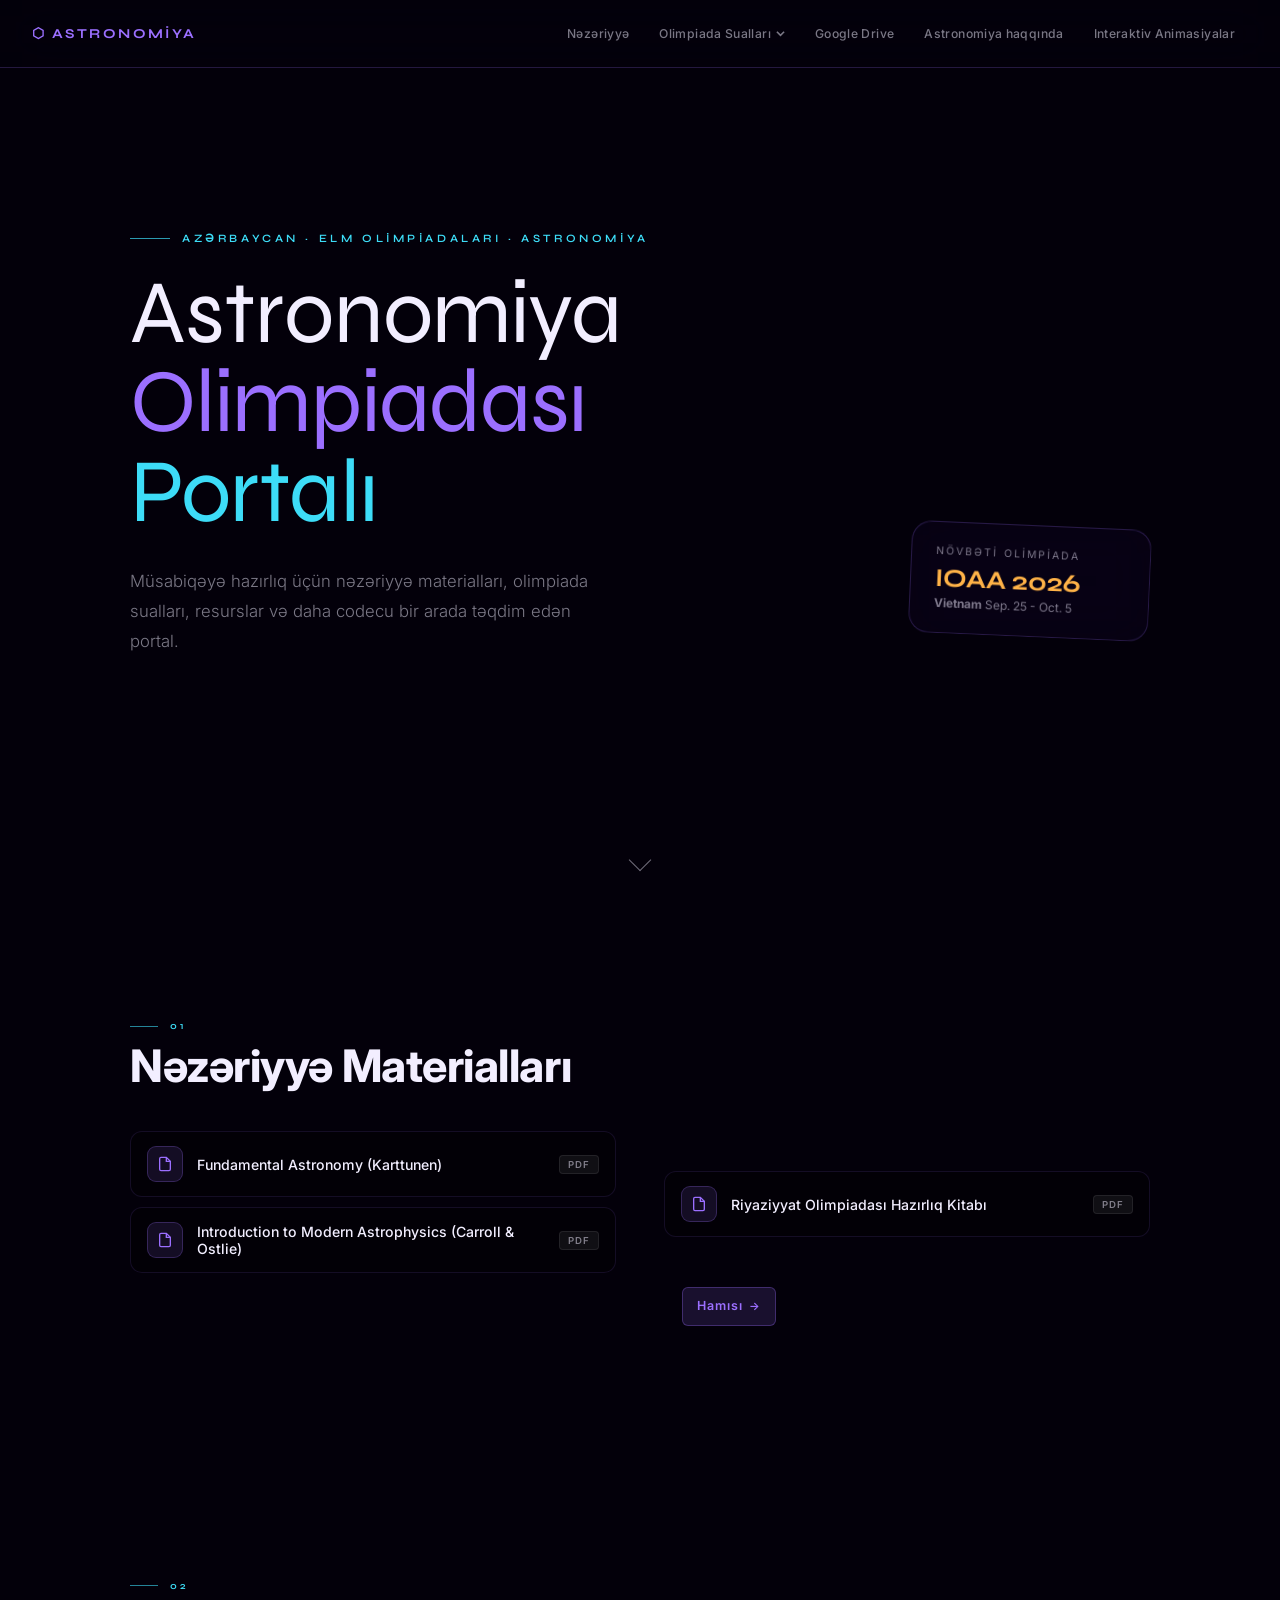
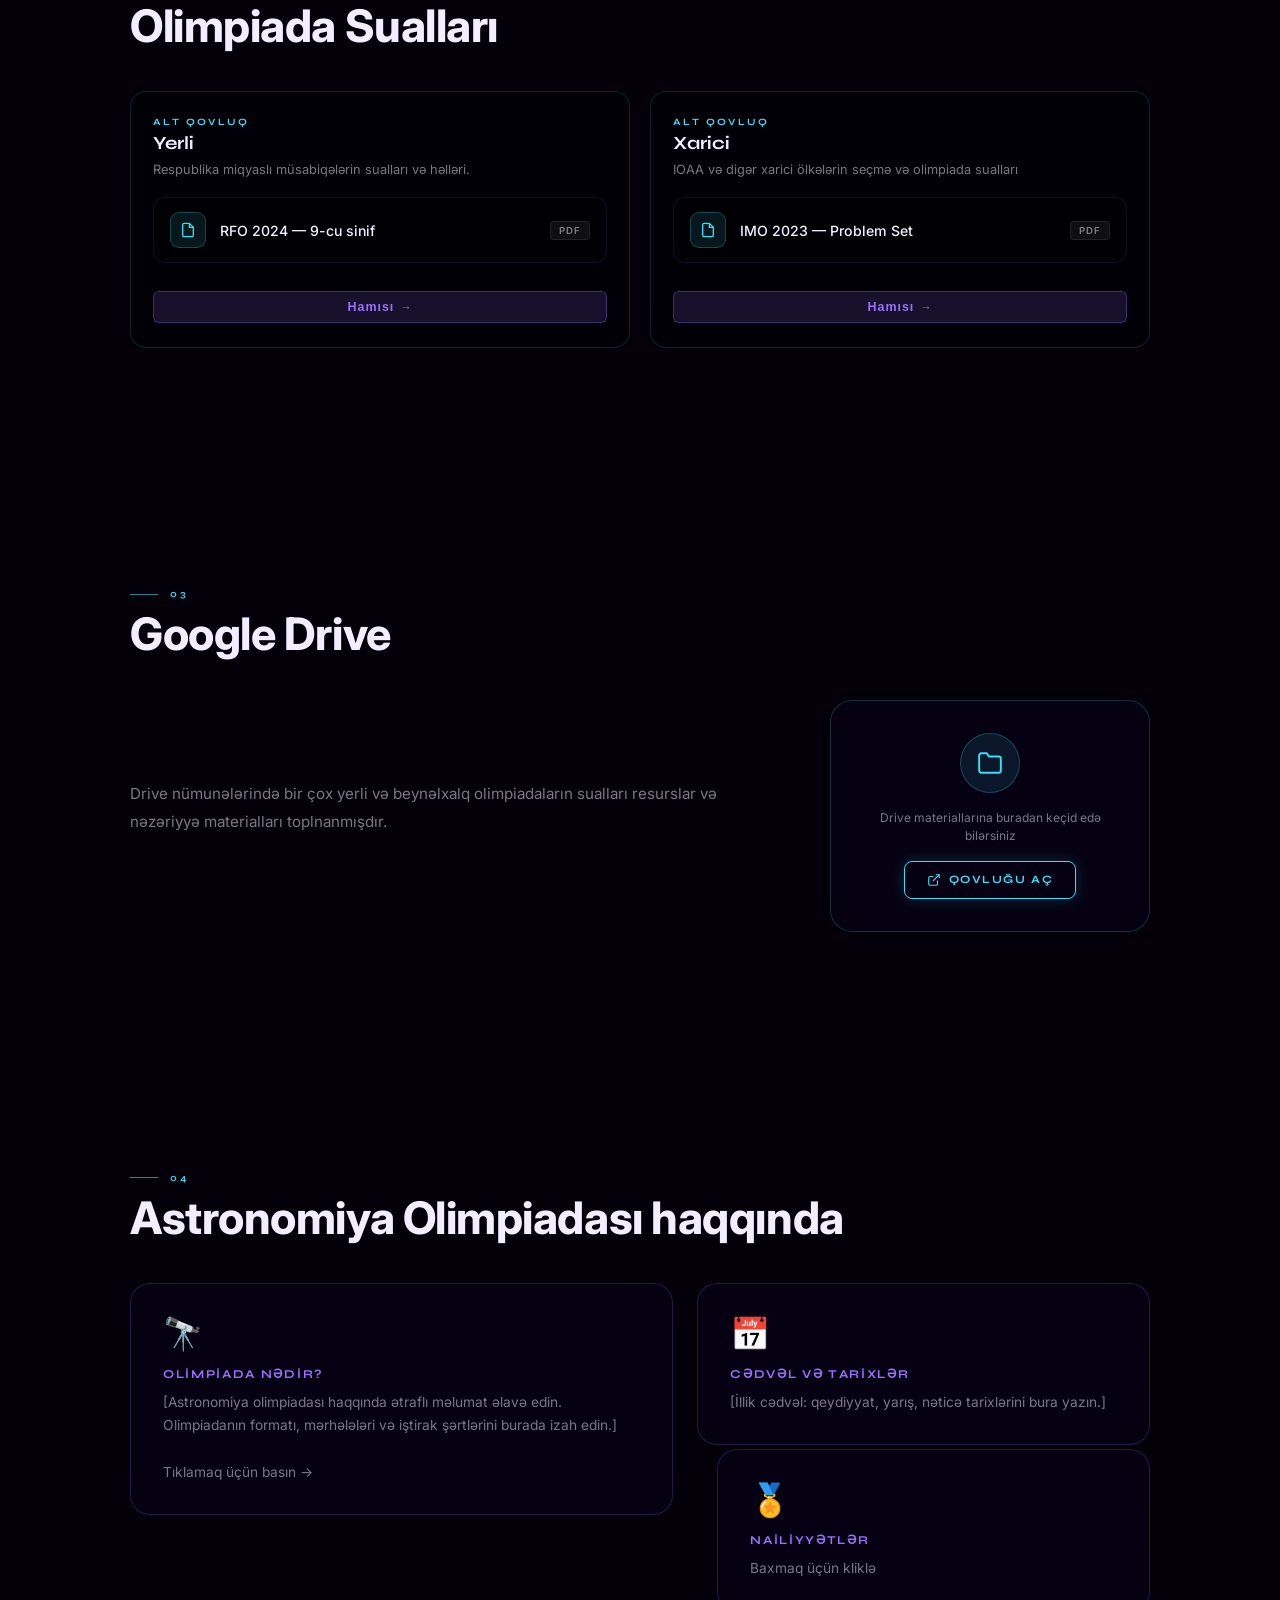
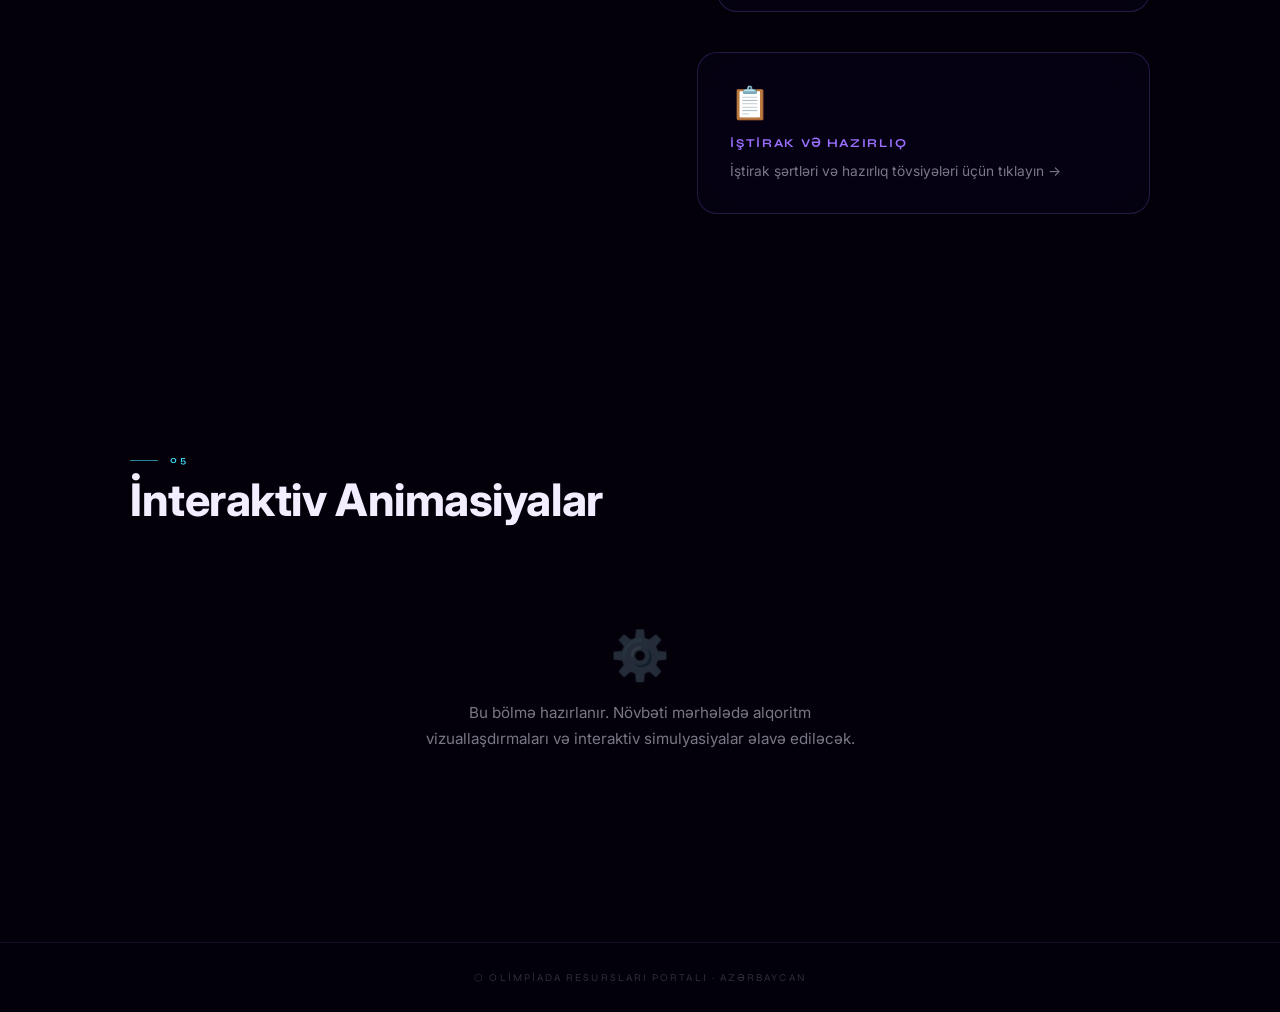
<file: indexoz.html>
<!DOCTYPE html>
<html lang="az">
<head>
<meta charset="UTF-8"/>
<meta name="viewport" content="width=device-width, initial-scale=1.0"/>
<title>Olimpiada Resursları Portalı</title>
<link rel="preconnect" href="https://fonts.googleapis.com"/>
<link rel="preconnect" href="https://fonts.gstatic.com" crossorigin/>
<link href="https://fonts.googleapis.com/css2?family=Syne:wght@400..800&family=Inter:wght@300;400;500;600&display=swap" rel="stylesheet"/>

<style>
:root {
  --ink:        #03000A;
  --white:      #F2EEFF;
  --muted:      rgba(242,238,255,0.5);
  --faint:      rgba(242,238,255,0.15);
  --violet:     #9B6FFF;
  --cyan:       #3DDCF7;
  --rose:       #FF6B9D;
  --amber:      #FFB347;
  --glass-bg:   rgba(8, 2, 22, 0.55);
  --glass-border: rgba(155,111,255,0.22);
  --glass-blur: blur(24px) saturate(160%);
  --font-display: 'Syne', sans-serif;
  --font-body:    'Inter', sans-serif;
  --nav-h:        68px;
}

*, *::before, *::after { box-sizing: border-box; margin: 0; padding: 0; }
html { scroll-behavior: smooth; font-size: 16px; }

#nailiyyetler table {
  border-collapse: collapse;
  width: 100%;
  margin-top: 10px;
}

#nailiyyetler th,
#nailiyyetler td {
  border: 1px solid rgba(155, 111, 255, 0.25);
  padding: 8px 12px;
  text-align: left;
}

#nailiyyetler th {
  border-color: rgba(155, 111, 255, 0.45);
  color: var(--violet);
  font-family: var(--font-display);
  font-size: 0.72rem;
  letter-spacing: 0.1em;
  text-transform: uppercase;
}

#nailiyyetler tr:hover td {
  background: rgba(155, 111, 255, 0.06);
}

body {
  font-family: var(--font-body);
  background: var(--ink);
  color: var(--white);
  overflow-x: hidden;
  min-height: 100vh;
}

.bg-hero {
  background-image: url('https://images.unsplash.com/photo-1462331940025-496dfbfc7564?q=85&w=2400&auto=format&fit=crop');
}
.bg-theory {
  background-image: url('https://images.unsplash.com/photo-1534796636912-3b95b3ab5986?q=85&w=2400&auto=format&fit=crop');
}
.bg-questions {
  background-image: url('https://images.aeonmedia.co/images/78ba87e7-7198-4468-81b5-500c505d5bc8/essay-gettyimages-1237093074.jpg?width=3840&quality=75&format=auto');
}
.bg-drive {
  background-image: url('https://images.unsplash.com/photo-1543722530-d2c3201371e7?q=85&w=2400&auto=format&fit=crop');
}
.bg-astronomy {
  background-image: url('https://images.unsplash.com/photo-1454789548928-9efd52dc4031?q=80&w=880&auto=format&fit=crop&ixlib=rb-4.1.0&ixid=M3wxMjA3fDB8MHxwaG90by1wYWdlfHx8fGVufDB8fHx8fA%3D%3Dhttps://cdn.mos.cms.futurecdn.net/v2/t:0,l:240,cw:1440,ch:1080,q:80,w:1440/Wak2kpPQjCm8AVUBW2eEB4.jpg');
}
.bg-animations {
  background-image: url('https://images.unsplash.com/photo-1451187580459-43490279c0fa?q=85&w=2400&auto=format&fit=crop');
}

#scroll-line {
  position: fixed;
  top: 0; left: 0;
  height: 2px;
  width: 0%;
  background: linear-gradient(90deg, var(--violet), var(--cyan));
  z-index: 1000;
  transition: width 0.08s linear;
}

nav {
  position: fixed;
  top: 0; left: 0; right: 0;
  height: var(--nav-h);
  z-index: 500;
  background: rgba(3,0,10,0.7);
  backdrop-filter: var(--glass-blur);
  -webkit-backdrop-filter: var(--glass-blur);
  border-bottom: 1px solid var(--glass-border);
}

.nav-inner {
  max-width: 1280px;
  margin: 0 auto;
  height: 100%;
  display: flex;
  align-items: center;
  gap: 4px;
  padding: 0 32px;
}

.nav-logo {
  font-family: var(--font-display);
  font-size: 0.85rem;
  font-weight: 700;
  letter-spacing: 0.18em;
  text-transform: uppercase;
  color: var(--violet);
  text-decoration: none;
  margin-right: auto;
  flex-shrink: 0;
}

.nav-link {
  font-family: var(--font-body);
  font-size: 0.76rem;
  font-weight: 500;
  letter-spacing: 0.03em;
  color: var(--muted);
  text-decoration: none;
  padding: 7px 13px;
  border-radius: 6px;
  white-space: nowrap;
  transition: color 0.2s, background 0.2s;
}
.nav-link:hover { color: var(--white); background: rgba(155,111,255,0.1); }

.dropdown { position: relative; }
.dropdown-btn {
  display: flex;
  align-items: center;
  gap: 5px;
  cursor: pointer;
  background: none;
  border: none;
  font-family: var(--font-body);
  font-size: 0.76rem;
  font-weight: 500;
  letter-spacing: 0.03em;
  color: var(--muted);
  padding: 7px 13px;
  border-radius: 6px;
  transition: color 0.2s, background 0.2s;
  white-space: nowrap;
}
.dropdown-btn:hover { color: var(--white); background: rgba(155,111,255,0.1); }
.dropdown-btn svg { width: 9px; height: 9px; transition: transform 0.2s; }
.dropdown:hover .dropdown-btn svg { transform: rotate(180deg); }

.dropdown-menu {
  display: none;
  position: absolute;
  top: calc(100% + 8px);
  left: 50%;
  transform: translateX(-50%);
  min-width: 160px;
  background: rgba(8,2,22,0.95);
  backdrop-filter: var(--glass-blur);
  -webkit-backdrop-filter: var(--glass-blur);
  border: 1px solid var(--glass-border);
  border-radius: 10px;
  overflow: hidden;
  opacity: 0;
  transition: opacity 0.2s ease;
}
.dropdown-menu.show {
  display: block;
  opacity: 1;
}
.dropdown-item {
  display: block;
  padding: 10px 18px;
  font-size: 0.78rem;
  color: var(--muted);
  text-decoration: none;
  transition: background 0.15s, color 0.15s;
}
.dropdown-item:hover { background: rgba(155,111,255,0.12); color: var(--white); }
.dropdown-item + .dropdown-item { border-top: 1px solid rgba(155,111,255,0.1); }

.section-shell {
  position: relative;
  background-size: cover;
  background-position: center;
  background-attachment: fixed;
  padding: 120px 0;
}
.section-shell::before {
  content: '';
  position: absolute;
  inset: 0;
  background: linear-gradient(
    to bottom,
    rgba(3,0,10,0.72) 0%,
    rgba(3,0,10,0.55) 40%,
    rgba(3,0,10,0.72) 100%
  );
  pointer-events: none;
}

.section-shell.hero-shell::before {
  background: linear-gradient(
    to bottom,
    rgba(3,0,10,0.82) 0%,
    rgba(3,0,10,0.45) 50%,
    rgba(3,0,10,0.88) 100%
  );
}

.section-content {
  position: relative;
  z-index: 1;
  max-width: 1100px;
  margin: 0 auto;
  padding: 0 40px;
}

.hero-shell {
  min-height: 100vh;
  display: flex;
  align-items: center;
  padding: 0;
}

.hero-content {
  position: relative;
  z-index: 1;
  width: 100%;
  max-width: 1100px;
  margin: 0 auto;
  padding: var(--nav-h) 40px 80px;
}

.hero-text-block {
  max-width: 680px;
}

.kinetic-title {
  font-family: var(--font-display);
  font-size: clamp(3rem, 7vw, 6.5rem);
  font-weight: 400;
  line-height: 1.0;
  letter-spacing: -0.01em;
  color: var(--white);
  will-change: font-weight, opacity;
  transition: font-variation-settings 0.4s ease;
}
.kinetic-title .accent { color: var(--violet); }
.kinetic-title .accent2 { color: var(--cyan); }

.hero-eyebrow {
  font-family: var(--font-display);
  font-size: 0.7rem;
  font-weight: 600;
  letter-spacing: 0.32em;
  text-transform: uppercase;
  color: var(--cyan);
  margin-bottom: 24px;
  display: flex;
  align-items: center;
  gap: 12px;
}
.hero-eyebrow::before {
  content: '';
  display: inline-block;
  width: 40px;
  height: 1px;
  background: var(--cyan);
  opacity: 0.7;
}

.hero-sub {
  margin-top: 28px;
  font-size: 1.05rem;
  font-weight: 300;
  color: var(--muted);
  line-height: 1.8;
  max-width: 480px;
}

.hero-float-card {
  position: absolute;
  right: 40px;
  bottom: 100px;
  width: 240px;
  background: var(--glass-bg);
  backdrop-filter: var(--glass-blur);
  -webkit-backdrop-filter: var(--glass-blur);
  border: 1px solid var(--glass-border);
  border-radius: 20px;
  padding: 22px 24px;
  transform: rotate(2.5deg);
}
.hfc-label {
  font-size: 0.65rem;
  letter-spacing: 0.2em;
  text-transform: uppercase;
  color: var(--muted);
  margin-bottom: 8px;
}
.hfc-val {
  font-family: var(--font-display);
  font-size: 1.6rem;
  font-weight: 700;
  color: var(--amber);
  line-height: 1;
}
.hfc-sub { font-size: 0.75rem; color: var(--muted); margin-top: 4px; }

.scroll-cue {
  position: absolute;
  bottom: 32px;
  left: 50%;
  transform: translateX(-50%);
  z-index: 1;
  display: flex;
  flex-direction: column;
  align-items: center;
  gap: 6px;
  opacity: 0.45;
}
.scroll-cue span {
  font-size: 0.6rem;
  letter-spacing: 0.25em;
  text-transform: uppercase;
  color: var(--white);
}
.scroll-cue .chevron {
  width: 16px;
  height: 16px;
  border-right: 1.5px solid var(--white);
  border-bottom: 1.5px solid var(--white);
  transform: rotate(45deg);
  animation: floatRandom 5s ease-in-out infinite;
}
@keyframes floatRandom {
  0% { transform: rotate(45deg) translate(0, 0); }
  25% { transform: rotate(45deg) translate(-4px, -4px); }
  50% { transform: rotate(45deg) translate(4px, 4px); }
  75% { transform: rotate(45deg) translate(-4px, -4px); }
  100% { transform: rotate(45deg) translate(0, 0); }
}

.s-eyebrow {
  font-family: var(--font-display);
  font-size: 0.62rem;
  font-weight: 600;
  letter-spacing: 0.3em;
  text-transform: uppercase;
  color: var(--cyan);
  margin-bottom: 10px;
  display: flex;
  align-items: center;
  gap: 12px;
}
.s-eyebrow::before {
  content: '';
  display: inline-block;
  width: 28px;
  height: 1px;
  background: var(--cyan);
  opacity: 0.6;
}

.s-heading {
  font-family: 'Inter', var(--font-display);
  font-size: clamp(1.8rem, 3.5vw, 2.8rem);
  font-weight: 400;
  line-height: 1.1;
  letter-spacing: -0.01em;
  color: var(--white);
  margin-bottom: 40px;
  transition: font-variation-settings 0.4s ease;
  will-change: font-variation-settings;
}

.glass-card {
  background: var(--glass-bg);
  backdrop-filter: var(--glass-blur);
  -webkit-backdrop-filter: var(--glass-blur);
  border: 1px solid var(--glass-border);
  border-radius: 20px;
  padding: 30px 32px;
  transition: border-color 0.3s, transform 0.3s;
}
.glass-card:hover {
  border-color: rgba(155,111,255,0.45);
  transform: translateY(-2px);
}

#theory .section-content {
  display: grid;
  grid-template-columns: 1fr 1fr;
  gap: 0 48px;
  align-items: start;
}

#theory .s-eyebrow,
#theory .s-heading { grid-column: 1 / -1; }

#theory .doc-col:nth-child(odd) { margin-top: 0; }
#theory .doc-col:nth-child(even) { margin-top: 40px; }

@media (max-width: 700px) {
  #theory .section-content { grid-template-columns: 1fr; }
  #theory .doc-col:nth-child(even) { margin-top: 0; }
}

.doc-item {
  display: flex;
  align-items: center;
  gap: 14px;
  padding: 14px 16px;
  background: rgba(0,0,0,0.3);
  border: 1px solid rgba(155,111,255,0.12);
  border-radius: 12px;
  margin-bottom: 10px;
  transition: background 0.2s, border-color 0.2s, transform 0.2s;
}
.doc-item:hover {
  background: rgba(155,111,255,0.09);
  border-color: rgba(155,111,255,0.35);
  transform: translateX(4px);
}

.doc-icon-wrap {
  width: 36px;
  height: 36px;
  border-radius: 9px;
  background: rgba(155,111,255,0.12);
  border: 1px solid rgba(155,111,255,0.25);
  display: flex;
  align-items: center;
  justify-content: center;
  flex-shrink: 0;
}
.doc-icon-wrap svg { width: 16px; height: 16px; color: var(--violet); }

.doc-link {
  font-size: 0.88rem;
  font-weight: 500;
  color: var(--white);
  text-decoration: none;
  flex: 1;
  transition: color 0.2s;
}
.doc-link:hover { color: var(--violet); }

.doc-badge {
  font-size: 0.6rem;
  font-weight: 600;
  letter-spacing: 0.12em;
  text-transform: uppercase;
  color: var(--muted);
  background: rgba(255,255,255,0.06);
  border: 1px solid rgba(255,255,255,0.08);
  padding: 3px 8px;
  border-radius: 4px;
  flex-shrink: 0;
}

.user-note {
  display: flex;
  gap: 12px;
  align-items: flex-start;
  padding: 14px 18px;
  margin-top: 16px;
  font-size: 0.8rem;
  color: var(--muted);
  line-height: 1.65;
}
.user-note strong { color: var(--cyan); display: block; margin-bottom: 2px; font-size: 0.75rem; letter-spacing: 0.1em; text-transform: uppercase; }
.user-note code { background: rgba(255,255,255,0.08); padding: 1px 5px; border-radius: 3px; font-size: 0.75rem; }

.subfolder-grid {
  display: grid;
  grid-template-columns: 1fr 1fr;
  gap: 20px;
}
@media (max-width: 600px) { .subfolder-grid { grid-template-columns: 1fr; } }

.subfolder-box {
  background: rgba(0,0,0,0.35);
  border: 1px solid rgba(61,220,247,0.16);
  border-radius: 16px;
  padding: 24px 22px;
}
.sf-tag {
  font-family: var(--font-display);
  font-size: 0.6rem;
  font-weight: 700;
  letter-spacing: 0.25em;
  text-transform: uppercase;
  color: var(--cyan);
  margin-bottom: 4px;
}
.sf-title {
  font-family: var(--font-display);
  font-size: 1.15rem;
  font-weight: 700;
  color: var(--white);
  margin-bottom: 6px;
}
.sf-desc {
  font-size: 0.8rem;
  color: var(--muted);
  margin-bottom: 18px;
  line-height: 1.5;
}
.subfolder-box .doc-icon-wrap {
  background: rgba(61,220,247,0.1);
  border-color: rgba(61,220,247,0.25);
}
.subfolder-box .doc-icon-wrap svg { color: var(--cyan); }
.subfolder-box .doc-link:hover { color: var(--cyan); }

.drive-layout {
  display: grid;
  grid-template-columns: 1fr 320px;
  gap: 40px;
  align-items: center;
}
@media (max-width: 700px) { .drive-layout { grid-template-columns: 1fr; } }

.drive-text {
  font-size: 0.95rem;
  color: var(--muted);
  line-height: 1.8;
}

.drive-glass {
  background: var(--glass-bg);
  backdrop-filter: var(--glass-blur);
  -webkit-backdrop-filter: var(--glass-blur);
  border: 1px solid rgba(61,220,247,0.22);
  border-radius: 22px;
  padding: 32px 28px;
  text-align: center;
}
.drive-icon-circle {
  width: 60px;
  height: 60px;
  background: rgba(61,220,247,0.1);
  border: 1px solid rgba(61,220,247,0.25);
  border-radius: 50%;
  display: flex;
  align-items: center;
  justify-content: center;
  margin: 0 auto 16px;
}
.drive-icon-circle svg { width: 26px; height: 26px; color: var(--cyan); }
.drive-label {
  font-size: 0.75rem;
  color: var(--muted);
  margin-bottom: 16px;
  line-height: 1.5;
}
.drive-btn {
  display: inline-flex;
  align-items: center;
  gap: 8px;
  background: transparent;
  border: 1.5px solid var(--cyan);
  color: var(--cyan);
  padding: 11px 22px;
  border-radius: 8px;
  font-family: var(--font-display);
  font-size: 0.7rem;
  font-weight: 700;
  letter-spacing: 0.14em;
  text-transform: uppercase;
  text-decoration: none;
  transition: all 0.25s;
  box-shadow: 0 0 16px rgba(61,220,247,0.2);
}
.drive-btn:hover {
  background: var(--cyan);
  color: var(--ink);
  box-shadow: 0 0 28px rgba(61,220,247,0.5);
}
.drive-btn svg { width: 14px; height: 14px; }

.astro-layout {
  display: grid;
  grid-template-columns: 1.2fr 1fr;
  gap: 24px;
  align-items: start;
}
@media (max-width: 700px) { .astro-layout { grid-template-columns: 1fr; } }

.astro-main-card {
  grid-row: 1 / 3;
}
.astro-side-cards {
  display: flex;
  flex-direction: column;
  gap: 16px;
}
.astro-side-cards .glass-card { margin-top: 0; }
.astro-side-cards .glass-card:nth-child(2) { margin-top: -12px; margin-left: 20px; }

.astro-icon { font-size: 2rem; margin-bottom: 14px; }
.astro-card-title {
  font-family: var(--font-display);
  font-size: 0.75rem;
  font-weight: 700;
  letter-spacing: 0.14em;
  text-transform: uppercase;
  color: var(--violet);
  margin-bottom: 10px;
}
.astro-card-body {
  font-size: 0.86rem;
  color: var(--muted);
  line-height: 1.7;
}

.anim-placeholder {
  text-align: center;
  padding: 60px 0;
}
.anim-ph-icon {
  font-size: 3rem;
  opacity: 0.25;
  margin-bottom: 16px;
}
.anim-ph-text {
  font-size: 0.95rem;
  color: var(--muted);
  line-height: 1.7;
  max-width: 440px;
  margin: 0 auto;
}
#animation-container { min-height: 10px; }

@media (max-width: 860px) {
  .nav-inner { gap: 2px; padding: 0 16px; }
  .nav-link, .dropdown-btn { font-size: 0.68rem; padding: 6px 8px; }
  .hero-float-card { display: none; }
  .kinetic-title { font-size: clamp(2.4rem, 8vw, 4rem); }
  .astro-side-cards .glass-card:nth-child(2) { margin-top: 0; margin-left: 0; }
}

footer {
  background: rgba(3,0,10,0.95);
  border-top: 1px solid rgba(155,111,255,0.12);
  text-align: center;
  padding: 28px;
  font-family: var(--font-display);
  font-size: 0.65rem;
  letter-spacing: 0.2em;
  text-transform: uppercase;
  color: rgba(242,238,255,0.2);
}

.reveal {
  opacity: 0;
  transform: translateY(28px);
  transition: opacity 0.7s ease, transform 0.7s ease;
}
.reveal.visible {
  opacity: 1;
  transform: translateY(0);
}
.reveal-delay-1 { transition-delay: 0.1s; }
.reveal-delay-2 { transition-delay: 0.22s; }
.reveal-delay-3 { transition-delay: 0.34s; }

/* Hamısı Button and Modal */
.hamisi-btn {
  display: inline-flex;
  align-items: center;
  gap: 6px;
  margin-top: 16px;
  padding: 8px 14px;
  background: rgba(155,111,255,0.15);
  border: 1px solid rgba(155,111,255,0.3);
  border-radius: 6px;
  color: var(--violet);
  font-size: 0.78rem;
  font-weight: 600;
  letter-spacing: 0.08em;
  text-decoration: none;
  cursor: pointer;
  transition: all 0.25s ease;
}
.hamisi-btn:hover {
  background: rgba(155,111,255,0.25);
  border-color: rgba(155,111,255,0.5);
  color: var(--white);
}
.hamisi-arrow {
  font-size: 0.7rem;
  transition: transform 0.25s ease;
}
.hamisi-btn:hover .hamisi-arrow {
  transform: translateX(2px);
}

.modal-overlay {
  display: none;
  position: fixed;
  top: 0;
  left: 0;
  right: 0;
  bottom: 0;
  background: rgba(0,0,0,0.7);
  z-index: 2000;
  align-items: center;
  justify-content: center;
  backdrop-filter: blur(4px);
}
.modal-overlay.show {
  display: flex;
}
.modal-content {
  background: rgba(8,2,22,0.95);
  backdrop-filter: var(--glass-blur);
  border: 1px solid var(--glass-border);
  border-radius: 16px;
  padding: 32px;
  max-width: 600px;
  max-height: 80vh;
  overflow-y: auto;
  position: relative;
}
.modal-close {
  position: absolute;
  top: 16px;
  right: 16px;
  background: none;
  border: none;
  color: var(--muted);
  font-size: 1.5rem;
  cursor: pointer;
  transition: color 0.2s;
}
.modal-close:hover {
  color: var(--white);
}
.modal-title {
  font-family: var(--font-display);
  font-size: 1.4rem;
  color: var(--white);
  margin-bottom: 24px;
}
.modal-files {
  display: flex;
  flex-direction: column;
  gap: 12px;
}
.modal-file-item {
  display: flex;
  align-items: center;
  gap: 12px;
  padding: 14px 16px;
  background: rgba(0,0,0,0.3);
  border: 1px solid rgba(155,111,255,0.12);
  border-radius: 10px;
  text-decoration: none;
  transition: all 0.2s;
}
.modal-file-item:hover {
  background: rgba(155,111,255,0.09);
  border-color: rgba(155,111,255,0.35);
  transform: translateX(4px);
}
.modal-file-icon {
  width: 32px;
  height: 32px;
  background: rgba(155,111,255,0.12);
  border-radius: 8px;
  display: flex;
  align-items: center;
  justify-content: center;
  flex-shrink: 0;
}
.modal-file-icon svg {
  width: 16px;
  height: 16px;
  color: var(--violet);
}
.modal-file-text {
  flex: 1;
}
.modal-file-name {
  color: var(--white);
  font-weight: 500;
  font-size: 0.88rem;
}
.modal-file-type {
  color: var(--muted);
  font-size: 0.7rem;
  margin-top: 2px;
}

/* Expandable Sections */
.expand-overlay {
  display: none;
  position: fixed;
  top: 0;
  left: 0;
  right: 0;
  bottom: 0;
  background-size: cover;
  background-position: center;
  background-attachment: fixed;
  z-index: 1500;
  overflow-y: auto;
  opacity: 0;
  transition: opacity 0.5s cubic-bezier(0.4, 0, 0.2, 1);
  animation: expandFade 0.5s cubic-bezier(0.4, 0, 0.2, 1) forwards;
}
@keyframes expandFade {
  from {
    opacity: 0;
    transform: scale(0.98);
  }
  to {
    opacity: 1;
    transform: scale(1);
  }
}
.expand-overlay.active {
  display: flex;
  flex-direction: column;
}
.expand-overlay::before {
  content: '';
  position: absolute;
  inset: 0;
  background: rgba(3, 0, 10, 0.65);
  pointer-events: none;
  z-index: -1;
}

.expand-header {
  position: fixed;
  top: 0;
  left: 0;
  right: 0;
  height: var(--nav-h);
  background: rgba(3,0,10,0.95);
  backdrop-filter: var(--glass-blur);
  -webkit-backdrop-filter: var(--glass-blur);
  border-bottom: 1px solid var(--glass-border);
  z-index: 1501;
  display: flex;
  align-items: center;
  justify-content: space-between;
  padding: 0 40px;
  animation: slideDown 0.5s cubic-bezier(0.4, 0, 0.2, 1);
}
@keyframes slideDown {
  from {
    transform: translateY(-100%);
    opacity: 0;
  }
  to {
    transform: translateY(0);
    opacity: 1;
  }
}
.expand-header-title {
  font-family: var(--font-display);
  font-size: 0.85rem;
  font-weight: 700;
  letter-spacing: 0.18em;
  text-transform: uppercase;
  color: var(--violet);
}
.expand-close-btn {
  display: flex;
  align-items: center;
  gap: 8px;
  background: transparent;
  border: 1.5px solid var(--violet);
  color: var(--violet);
  padding: 8px 16px;
  border-radius: 6px;
  font-family: var(--font-display);
  font-size: 0.7rem;
  font-weight: 700;
  letter-spacing: 0.14em;
  text-transform: uppercase;
  cursor: pointer;
  transition: all 0.25s ease;
}
.expand-close-btn:hover {
  background: var(--violet);
  color: var(--ink);
  box-shadow: 0 0 20px rgba(155,111,255,0.4);
}

.expand-content {
  position: relative;
  z-index: 1;
  margin-top: var(--nav-h);
  padding: 60px 40px 80px;
  max-width: 1100px;
  width: 100%;
  margin-left: auto;
  margin-right: auto;
  animation: slideUp 0.6s cubic-bezier(0.4, 0, 0.2, 1) 0.1s both;
}
@keyframes slideUp {
  from {
    transform: translateY(40px);
    opacity: 0;
  }
  to {
    transform: translateY(0);
  }
}

.expand-btn {
  display: inline-flex;
  align-items: center;
  gap: 6px;
  padding: 8px 14px;
  background: rgba(155,111,255,0.15);
  border: 1px solid rgba(155,111,255,0.3);
  border-radius: 6px;
  color: var(--violet);
  font-size: 0.78rem;
  font-weight: 600;
  letter-spacing: 0.08em;
  text-decoration: none;
  cursor: pointer;
  transition: all 0.25s ease;
  margin-top: 16px;
}
.expand-btn:hover {
  background: rgba(155,111,255,0.25);
  border-color: rgba(155,111,255,0.5);
  color: var(--white);
}
.expand-arrow {
  font-size: 0.7rem;
  transition: transform 0.25s ease;
}
.expand-btn:hover .expand-arrow {
  transform: translateX(2px);
}

</style>
</head>
<body>

<div id="scroll-line"></div>

<nav>
  <div class="nav-inner">
    <a href="#" class="nav-logo">⬡ Astronomiya</a>
    <a href="#theory" class="nav-link">Nəzəriyyə</a>
    <div class="dropdown">
      <button class="dropdown-btn" aria-haspopup="true">
        Olimpiada Sualları
        <svg viewBox="0 0 10 6" fill="none" stroke="currentColor" stroke-width="1.8"><path d="M1 1l4 4 4-4"/></svg>
      </button>
      <div class="dropdown-menu">
        <a href="#yerli" class="dropdown-item">Yerli</a>
        <a href="#xarici" class="dropdown-item">Xarici</a>
      </div>
    </div>
    <a href="#drive" class="nav-link">Google Drive</a>
    <a href="#astronomy" class="nav-link">Astronomiya haqqında</a>
    <a href="#animations" class="nav-link">Interaktiv Animasiyalar</a>
  </div>
</nav>

<section class="section-shell hero-shell bg-hero" id="hero">
  <div class="hero-content">
    <div class="hero-text-block">
      <p class="hero-eyebrow">Azərbaycan · Elm Olimpiadaları · Astronomiya</p>
      <h1 class="kinetic-title" id="hero-title">
        Astronomiya<br>
        <span class="accent">Olimpiadası</span><br>
        <span class="accent2">Portalı</span>
      </h1>
      <p class="hero-sub">
        Müsabiqəyə hazırlıq üçün nəzəriyyə materialları, olimpiada sualları, resurslar və daha codecu bir arada təqdim edən portal.
      </p>
    </div>

    <div class="hero-float-card">
      <p class="hfc-label">Növbəti olimpiada</p>
      <p class="hfc-val">IOAA 2026</p>
      <p class="hfc-sub"><b>Vietnam</b> Sep. 25 - Oct. 5</p>
    </div>
  </div>

  <div class="scroll-cue">
    <span></span>
    <div class="chevron"></div>
  </div>
</section>

<section class="section-shell bg-theory" id="theory">
  <div class="section-content">
    <p class="s-eyebrow reveal">01</p>
    <h2 class="s-heading reveal reveal-delay-1">Nəzəriyyə Materialları</h2>

    <div class="doc-col reveal reveal-delay-1">
      <ul style="list-style:none;padding:0;margin:0;">
        <li class="doc-item">
          <div class="doc-icon-wrap">
            <svg viewBox="0 0 24 24" fill="none" stroke="currentColor" stroke-width="2"><path d="M14 2H6a2 2 0 00-2 2v16a2 2 0 002 2h12a2 2 0 002-2V8z"/><polyline points="14 2 14 8 20 8"/></svg>
          </div>
          <a href="file:///C:/Users/LocUser/OneDrive/Dokumentumok/X%20Fizika/Astrophysics/Nəzəriyyə/Fundamental%20Astronomy.pdf" target="_blank" class="doc-link">Fundamental Astronomy (Karttunen)</a>
          <span class="doc-badge">PDF</span>
        </li>
        <li class="doc-item">
          <div class="doc-icon-wrap">
            <svg viewBox="0 0 24 24" fill="none" stroke="currentColor" stroke-width="2"><path d="M14 2H6a2 2 0 00-2 2v16a2 2 0 002 2h12a2 2 0 002-2V8z"/><polyline points="14 2 14 8 20 8"/></svg>
          </div>
          <a href="file:///C:/Users/LocUser/OneDrive/Dokumentumok/X%20Fizika/Astrophysics/An_Introduction_to_Modern_Astrophysics%20(1).pdf" target="_blank" class="doc-link">Introduction to Modern Astrophysics (Carroll & Ostlie)</a>
          <span class="doc-badge">PDF</span>
        </li>
      </ul>
    </div>

    <div class="doc-col reveal reveal-delay-2">
      <ul style="list-style:none;padding:0;margin:0;">
        <li class="doc-item">
          <div class="doc-icon-wrap">
            <svg viewBox="0 0 24 24" fill="none" stroke="currentColor" stroke-width="2"><path d="M14 2H6a2 2 0 00-2 2v16a2 2 0 002 2h12a2 2 0 002-2V8z"/><polyline points="14 2 14 8 20 8"/></svg>
          </div>
          <a href="URL_DOC3.pdf" target="_blank" class="doc-link">Riyaziyyat Olimpiadası Hazırlıq Kitabı</a>
          <span class="doc-badge">PDF</span>
        </li>
      </ul>

      <div class="user-note" style="margin-top:20px;">
        <a href="#" class="expand-btn" onclick="openExpandSection('expand-theory', 'bg-theory'); return false;">Hamısı <span class="expand-arrow">→</span></a>
      </div>
    </div>
  </div>
</section>

<div class="modal-overlay" id="filesModal">
  <div class="modal-content">
    <button class="modal-close" onclick="closeFilesModal()">×</button>
    <h2 class="modal-title">Bütün Fayllar</h2>
    <div class="modal-files">
      <a href="file:///C:/Users/LocUser/OneDrive/Dokumentumok/X%20Fizika/Astrophysics/Nəzəriyyə/Fundamental%20Astronomy.pdf" target="_blank" class="modal-file-item">
        <div class="modal-file-icon">
          <svg viewBox="0 0 24 24" fill="none" stroke="currentColor" stroke-width="2"><path d="M14 2H6a2 2 0 00-2 2v16a2 2 0 002 2h12a2 2 0 002-2V8z"/><polyline points="14 2 14 8 20 8"/></svg>
        </div>
        <div class="modal-file-text">
          <div class="modal-file-name">Fundamental Astronomy</div>
          <div class="modal-file-type">PDF</div>
        </div>
      </a>
      <a href="URL_DOC2.docx" target="_blank" class="modal-file-item">
        <div class="modal-file-icon">
          <svg viewBox="0 0 24 24" fill="none" stroke="currentColor" stroke-width="2"><path d="M14 2H6a2 2 0 00-2 2v16a2 2 0 002 2h12a2 2 0 002-2V8z"/><polyline points="14 2 14 8 20 8"/></svg>
        </div>
        <div class="modal-file-text">
          <div class="modal-file-name">C++ Programlaşdırma Əsasları</div>
          <div class="modal-file-type">DOCX</div>
        </div>
      </a>
      <a href="URL_DOC3.pdf" target="_blank" class="modal-file-item">
        <div class="modal-file-icon">
          <svg viewBox="0 0 24 24" fill="none" stroke="currentColor" stroke-width="2"><path d="M14 2H6a2 2 0 00-2 2v16a2 2 0 002 2h12a2 2 0 002-2V8z"/><polyline points="14 2 14 8 20 8"/></svg>
        </div>
        <div class="modal-file-text">
          <div class="modal-file-name">Riyaziyyat Olimpiadası Hazırlıq Kitabı</div>
          <div class="modal-file-type">PDF</div>
        </div>
      </a>
    </div>
  </div>
</div>

<section class="section-shell bg-questions" id="questions">
  <div class="section-content">
    <p class="s-eyebrow reveal">02</p>
    <h2 class="s-heading reveal reveal-delay-1">Olimpiada Sualları</h2>

    <div class="subfolder-grid reveal reveal-delay-2">
      <div class="subfolder-box" id="yerli">
        <p class="sf-tag">alt qovluq</p>
        <h3 class="sf-title">Yerli</h3>
        <p class="sf-desc">Respublika miqyaslı müsabiqələrin sualları və həlləri.</p>
        <ul style="list-style:none;padding:0;margin:0;">
          <li class="doc-item">
            <div class="doc-icon-wrap">
              <svg viewBox="0 0 24 24" fill="none" stroke="currentColor" stroke-width="2"><path d="M14 2H6a2 2 0 00-2 2v16a2 2 0 002 2h12a2 2 0 002-2V8z"/><polyline points="14 2 14 8 20 8"/></svg>
            </div>
            <a href="URL_LOCAL1.pdf" target="_blank" class="doc-link">RFO 2024 — 9-cu sinif</a>
            <span class="doc-badge">PDF</span>
          </li>
        </ul>
        <button class="expand-btn" style="width:100%; justify-content:center; margin-top:18px;" onclick="openExpandSection('expand-yerli', 'bg-questions'); return false;">Hamısı <span class="expand-arrow">→</span></button>
      </div>

      <div class="subfolder-box" id="xarici">
        <p class="sf-tag">alt qovluq</p>
        <h3 class="sf-title">Xarici</h3>
        <p class="sf-desc">IOAA və digər xarici ölkələrin seçmə və olimpiada sualları</p>
        <ul style="list-style:none;padding:0;margin:0;">
          <li class="doc-item">
            <div class="doc-icon-wrap">
              <svg viewBox="0 0 24 24" fill="none" stroke="currentColor" stroke-width="2"><path d="M14 2H6a2 2 0 00-2 2v16a2 2 0 002 2h12a2 2 0 002-2V8z"/><polyline points="14 2 14 8 20 8"/></svg>
            </div>
            <a href="URL_INT1.pdf" target="_blank" class="doc-link">IMO 2023 — Problem Set</a>
            <span class="doc-badge">PDF</span>
          </li>
        </ul>
        <button class="expand-btn" style="width:100%; justify-content:center; margin-top:18px;" onclick="openExpandSection('expand-xarici', 'bg-questions'); return false;">Hamısı <span class="expand-arrow">→</span></button>
      </div>
    </div>

  </div>
</section>

<section class="section-shell bg-drive" id="drive">
  <div class="section-content">
    <p class="s-eyebrow reveal">03</p>
    <h2 class="s-heading reveal reveal-delay-1">Google Drive</h2>

    <div class="drive-layout">
      <div class="drive-text reveal reveal-delay-1">
        <p style="margin-bottom:16px;">
          Drive nümunələrində bir çox yerli və beynəlxalq olimpiadaların sualları resurslar və nəzəriyyə materialları toplnanmışdır.
        </p>
        <p style="margin-bottom:16px;"></p>
        
      </div>

      <div class="drive-glass reveal reveal-delay-2">
        <div class="drive-icon-circle">
          <svg viewBox="0 0 24 24" fill="none" stroke="currentColor" stroke-width="1.8">
            <path d="M22 19a2 2 0 01-2 2H4a2 2 0 01-2-2V5a2 2 0 012-2h5l2 3h9a2 2 0 012 2z"/>
          </svg>
        </div>
        <p class="drive-label">Drive materiallarına buradan keçid edə bilərsiniz</p>
        <a href="YOUR_GOOGLE_DRIVE_LINK_HERE" target="_blank" class="drive-btn">
          <svg viewBox="0 0 24 24" fill="none" stroke="currentColor" stroke-width="2"><path d="M18 13v6a2 2 0 01-2 2H5a2 2 0 01-2-2V8a2 2 0 012-2h6"/><polyline points="15 3 21 3 21 9"/><line x1="10" y1="14" x2="21" y2="3"/></svg>
          Qovluğu Aç
        </a>
      </div>
    </div>
  </div>
</section>

<section class="section-shell bg-astronomy" id="astronomy">
  <div class="section-content">
    <p class="s-eyebrow reveal">04</p>
    <h2 class="s-heading reveal reveal-delay-1">Astronomiya Olimpiadası haqqında</h2>

    <div class="astro-layout">
      <div class="glass-card astro-main-card reveal reveal-delay-1" onclick="openExpandSection('expand-what-olimpiada', 'bg-astronomy'); return false;" style="cursor:pointer;">
        <div class="astro-icon">🔭</div>
        <p class="astro-card-title">Olimpiada nədir?</p>
        <p class="astro-card-body">
          [Astronomiya olimpiadası haqqında ətraflı məlumat əlavə edin. Olimpiadanın formatı, mərhələləri və iştirak şərtlərini burada izah edin.]<br><br>Tıklamaq üçün basın →
        </p>
      </div>

      <div class="astro-side-cards">
        <div class="glass-card reveal reveal-delay-2">
          <div class="astro-icon">📅</div>
          <p class="astro-card-title">Cədvəl və tarixlər</p>
          <p class="astro-card-body">
            [İllik cədvəl: qeydiyyat, yarış, nəticə tarixlərini bura yazın.]
          </p>
        </div>

        <div class="glass-card reveal reveal-delay-3" onclick="openExpandSection('expand-achievements', 'bg-astronomy'); return false;" style="cursor:pointer;">
          <div class="astro-icon">🏅</div>
          <p class="astro-card-title">Nailiyyətlər</p>
          <p class="astro-card-body">Baxmaq üçün kliklə</p>
        </div>
      </div>

      <div id="nailiyyetler" style="display:none; margin-top:15px;">
        <div class="glass-card">
          <p class="astro-card-title">Nailiyyətlər</p>
          <p class="astro-card-body">
            <b>2025</b><br>
            Komanda rəhbərləri: Famil Mustafa, Vaqif Əliyev<br>
            <table style="width:100%; margin-top:10px; color:white; border-collapse:none;">
              <tr><th style="text-align:left;">İştirakçı</th><th style="text-align:left;">Nəticə</th></tr>
              <tr><td>Oqtay Lətifli</td><td>Bürünc medal</td></tr>
              <tr><td>Məhəmməd Cəfərli</td><td>Bürünc medal</td></tr>
              <tr><td>Aqil Güləliyev</td><td>Həvəsləndirici mükafat</td></tr>
              <tr><td>Raiq Babazadə</td><td>Həvəsləndirici mükafat</td></tr>
              <tr><td>Elvin Məcidov</td><td> </td></tr>
            </table>
            <br>
            <b>2024</b><br>
            Komanda rəhbərləri: Famil Mustafa, Abdullah Bazarov<br>
            <table style="width:100%; margin-top:10px; color:white; border-collapse:none;">
              <tr><th style="text-align:left;">İştirakçı</th><th style="text-align:left;">Nəticə</th></tr>
              <tr><td>Məhəmməd Cəfərli</td><td>Həvəsləndirici mükafat</td></tr>
              <tr><td>Oqtay Lətifli</td><td>Həvəsləndirici mükafat</td></tr>
              <tr><td>Aqil Güləliyev</td><td>Həvəsləndirici mükafat</td></tr>
              <tr><td>Adil Səttarov</td><td>Həvəsləndirici mükafat</td></tr>
              <tr><td>Atilla Muradlı</td><td> </td></tr>
            </table>
            <br>
            <b>2023</b><br>
            Komanda rəhbərləri: Famil Mustafa, Abdullah Bazarov<br>
            <table style="width:100%; margin-top:10px; color:white; border-collapse:none;">
              <tr><th style="text-align:left;">İştirakçı</th><th style="text-align:left;">Nəticə</th></tr>
              <tr><td>Qəndab Məmmədova</td><td>Həvəsləndirici mükafat</td></tr>
              <tr><td>Nicat Abbasov</td><td> </td></tr>
              <tr><td>Oqtay Lətifli</td><td> </td></tr>
              <tr><td>Nəzrin Miriyeva</td><td> </td></tr>
              <tr><td>Atilla Muradlı</td><td> </td></tr>
            </table>
            <br>
            <b>2022</b><br>
            Komanda rəhbərləri: Famil Mustafa, Abdullah Bazarov<br>
            <table style="width:100%; margin-top:10px; color:white; border-collapse:none;">
              <tr><th style="text-align:left;">İştirakçı</th><th style="text-align:left;">Nəticə</th></tr>
              <tr><td>Vaqif Əliyev</td><td>Həvəsləndirici mükafat</td></tr>
              <tr><td>Nicat Abbasov</td><td>Həvəsləndirici mükafat</td></tr>
              <tr><td>Qəndab Məmmədova</td><td> </td></tr>
              <tr><td>Fəxriyyə ...</td><td>Həvəsləndirici mükafat</td></tr>
              <tr><td>Rəşad ...</td><td> </td></tr>
            </table>
          </p>
        </div>
      </div>

      <div style="display:grid;grid-template-columns:1fr 1fr;gap:16px;margin-top:16px;" class="reveal reveal-delay-2">
        <div class="glass-card" onclick="openExpandSection('expand-participation', 'bg-astronomy'); return false;" style="cursor:pointer; grid-column: 1 / -1;">
          <div class="astro-icon">📋</div>
          <p class="astro-card-title">İştirak və Hazırlıq</p>
          <p class="astro-card-body">İştirak şərtləri və hazırlıq tövsiyələri üçün tıklayın →</p>
        </div>
      </div>

      
    </div>
  </div>
</section>

<section class="section-shell bg-animations" id="animations">
  <div class="section-content">
    <p class="s-eyebrow reveal">05</p>
    <h2 class="s-heading reveal reveal-delay-1">İnteraktiv Animasiyalar</h2>

    <div class="anim-placeholder reveal reveal-delay-2">
      <div class="anim-ph-icon">⚙️</div>
      <p class="anim-ph-text">
        Bu bölmə hazırlanır. Növbəti mərhələdə alqoritm vizuallaşdırmaları və interaktiv simulyasiyalar əlavə ediləcək.
      </p>
    </div>
    <div id="animation-container"></div>
  </div>
</section>

<footer>⬡ Olimpiada Resursları Portalı · Azərbaycan</footer>

<div class="expand-overlay bg-theory" id="expand-theory">
  <div class="expand-header">
    <span class="expand-header-title">Nəzəriyyə Materialları</span>
    <button class="expand-close-btn" onclick="closeExpandSection('expand-theory')">
      <span>Geriyə</span>
      <svg viewBox="0 0 24 24" fill="none" stroke="currentColor" stroke-width="2" style="width:12px;height:12px;"><path d="M19 12H5M12 19l-7-7 7-7"/></svg>
    </button>
  </div>
  <div class="expand-content">
    <h2 style="font-family: var(--font-display); font-size: 2rem; color: var(--white); margin-bottom: 32px;">Bütün Nəzəriyyə Materialları</h2>
    <div style="display:grid; grid-template-columns: 1fr 1fr; gap: 16px; margin-bottom: 32px;">
      <div class="glass-card">
        <div style="display:flex; align-items:center; gap:12px; margin-bottom:12px;">
          <svg viewBox="0 0 24 24" fill="none" stroke="currentColor" stroke-width="2" style="width:24px;height:24px;color:var(--violet);"><path d="M14 2H6a2 2 0 00-2 2v16a2 2 0 002 2h12a2 2 0 002-2V8z"/><polyline points="14 2 14 8 20 8"/></svg>
          <span style="font-weight:600;color:var(--white);">Fundamental Astronomy</span>
        </div>
        <p style="color:var(--muted);font-size:0.9rem;">Astronomiya üzrə ətraflı qeydlər və nümunələr.</p>
        <a href="file:///C:/Users/LocUser/OneDrive/Dokumentumok/X%20Fizika/Astrophysics/Nəzəriyyə/Fundamental%20Astronomy.pdf" target="_blank" style="display:inline-block; margin-top:12px; color:var(--violet); text-decoration:none; font-size:0.85rem; font-weight:600;">PDF-i Aç →</a>
      </div>
      <div class="glass-card">
        <div style="display:flex; align-items:center; gap:12px; margin-bottom:12px;">
          <svg viewBox="0 0 24 24" fill="none" stroke="currentColor" stroke-width="2" style="width:24px;height:24px;color:var(--cyan);"><path d="M14 2H6a2 2 0 00-2 2v16a2 2 0 002 2h12a2 2 0 002-2V8z"/><polyline points="14 2 14 8 20 8"/></svg>
          <span style="font-weight:600;color:var(--white);">C++ Programlaşdırma Əsasları</span>
        </div>
        <p style="color:var(--muted);font-size:0.9rem;">Olimpiada hazırlığı üçün C++ dili və alqoritmlər.</p>
        <a href="URL_DOC2.docx" target="_blank" style="display:inline-block; margin-top:12px; color:var(--cyan); text-decoration:none; font-size:0.85rem; font-weight:600;">DOCX-i Aç →</a>
      </div>
      <div class="glass-card">
        <div style="display:flex; align-items:center; gap:12px; margin-bottom:12px;">
          <svg viewBox="0 0 24 24" fill="none" stroke="currentColor" stroke-width="2" style="width:24px;height:24px;color:var(--rose);"><path d="M14 2H6a2 2 0 00-2 2v16a2 2 0 002 2h12a2 2 0 002-2V8z"/><polyline points="14 2 14 8 20 8"/></svg>
          <span style="font-weight:600;color:var(--white);">Riyaziyyat Olimpiadası Hazırlıq Kitabı</span>
        </div>
        <p style="color:var(--muted);font-size:0.9rem;">Riyaziyyat olimpiadasına hazırlıq üçün kompleks kitab.</p>
        <a href="URL_DOC3.pdf" target="_blank" style="display:inline-block; margin-top:12px; color:var(--rose); text-decoration:none; font-size:0.85rem; font-weight:600;">PDF-i Aç →</a>
      </div>
    </div>
  </div>
</div>

<div class="expand-overlay bg-questions" id="expand-yerli">
  <div class="expand-header">
    <span class="expand-header-title">Yerli Olimpiada Sualları</span>
    <button class="expand-close-btn" onclick="closeExpandSection('expand-yerli')">
      <span>Geriyə</span>
      <svg viewBox="0 0 24 24" fill="none" stroke="currentColor" stroke-width="2" style="width:12px;height:12px;"><path d="M19 12H5M12 19l-7-7 7-7"/></svg>
    </button>
  </div>
  <div class="expand-content">
    <h2 style="font-family: var(--font-display); font-size: 2rem; color: var(--white); margin-bottom: 32px;">Yerli Olimpiada Sualları</h2>
    <div class="glass-card" style="margin-bottom:20px;">
      <h3 style="color:var(--cyan); font-family: var(--font-display); font-size:1.2rem; margin-bottom:16px;">Respublika Olimpiadası</h3>
      <p style="color:var(--muted); margin-bottom:20px;">Respublika miqyaslı olimpiada sualları və həlləri</p>
      <ul style="list-style:none; padding:0; margin:0;">
        <li class="doc-item">
          <div class="doc-icon-wrap">
            <svg viewBox="0 0 24 24" fill="none" stroke="currentColor" stroke-width="2"><path d="M14 2H6a2 2 0 00-2 2v16a2 2 0 002 2h12a2 2 0 002-2V8z"/><polyline points="14 2 14 8 20 8"/></svg>
          </div>
          <a href="URL_LOCAL1.pdf" target="_blank" class="doc-link">RFO 2024 — 9-cu sinif</a>
          <span class="doc-badge">PDF</span>
        </li>
      </ul>
    </div>
  </div>
</div>

<div class="expand-overlay bg-questions" id="expand-xarici">
  <div class="expand-header">
    <span class="expand-header-title">Xarici Olimpiada Sualları</span>
    <button class="expand-close-btn" onclick="closeExpandSection('expand-xarici')">
      <span>Geriyə</span>
      <svg viewBox="0 0 24 24" fill="none" stroke="currentColor" stroke-width="2" style="width:12px;height:12px;"><path d="M19 12H5M12 19l-7-7 7-7"/></svg>
    </button>
  </div>
  <div class="expand-content">
    <h2 style="font-family: var(--font-display); font-size: 2rem; color: var(--white); margin-bottom: 32px;">Xarici Olimpiada Sualları</h2>
    <div class="glass-card" style="margin-bottom:20px;">
      <h3 style="color:var(--cyan); font-family: var(--font-display); font-size:1.2rem; margin-bottom:16px;">Beynəlxalq Olimpiadaları</h3>
      <p style="color:var(--muted); margin-bottom:20px;">IOAA və digər xarici ölkələrin seçmə və olimpiada sualları</p>
      <ul style="list-style:none; padding:0; margin:0;">
        <li class="doc-item">
          <div class="doc-icon-wrap">
            <svg viewBox="0 0 24 24" fill="none" stroke="currentColor" stroke-width="2"><path d="M14 2H6a2 2 0 00-2 2v16a2 2 0 002 2h12a2 2 0 002-2V8z"/><polyline points="14 2 14 8 20 8"/></svg>
          </div>
          <a href="URL_INT1.pdf" target="_blank" class="doc-link">IMO 2023 — Problem Set</a>
          <span class="doc-badge">PDF</span>
        </li>
      </ul>
    </div>
  </div>
</div>

<div class="expand-overlay bg-astronomy" id="expand-what-olimpiada">
  <div class="expand-header">
    <span class="expand-header-title">Olimpiada Nədir?</span>
    <button class="expand-close-btn" onclick="closeExpandSection('expand-what-olimpiada')">
      <span>Geriyə</span>
      <svg viewBox="0 0 24 24" fill="none" stroke="currentColor" stroke-width="2" style="width:12px;height:12px;"><path d="M19 12H5M12 19l-7-7 7-7"/></svg>
    </button>
  </div>
  <div class="expand-content">
    <h2 style="font-family: var(--font-display); font-size: 2rem; color: var(--white); margin-bottom: 32px;">🔭 Olimpiada Nədir?</h2>
    <div class="glass-card">
      <p style="color:var(--muted); font-size:1.05rem; line-height:1.8; margin-bottom:20px;">
        Astronomiya olimpiadası, məktəb tələbələrinin astronomiya sahəsində bilik və bacarıqlarını sınayan beynəlxalq yarışdır. 
      </p>
      <p style="color:var(--muted); font-size:1.05rem; line-height:1.8; margin-bottom:20px;">
        Bu yarış, tələbələrin astronomiya, astrofizika və riyaziyyatda öz biliklərini tətbiq etmə qabiliyyətini qiymətləndirmə, eləcə də beynəlxalq səviyyədə fərqlənən uşaqları tanıma məqsədi daşıyır.
      </p>
      <p style="color:var(--muted); font-size:1.05rem; line-height:1.8;">
        [Astronomiya olimpiadası haqqında ətraflı məlumat əlavə edin. Olimpiadanın formatı, mərhələləri və iştirak şərtlərini burada izah edin.]
      </p>
    </div>
  </div>
</div>

<div class="expand-overlay bg-astronomy" id="expand-achievements">
  <div class="expand-header">
    <span class="expand-header-title">Nailiyyətlər</span>
    <button class="expand-close-btn" onclick="closeExpandSection('expand-achievements')">
      <span>Geriyə</span>
      <svg viewBox="0 0 24 24" fill="none" stroke="currentColor" stroke-width="2" style="width:12px;height:12px;"><path d="M19 12H5M12 19l-7-7 7-7"/></svg>
    </button>
  </div>
  <div class="expand-content">
    <h2 style="font-family: var(--font-display); font-size: 2rem; color: var(--white); margin-bottom: 32px;">🏅 Nailiyyətlər</h2>
    <div id="nailiyyetler-expanded" style="display:contents;">
    </div>
  </div>
</div>

<div class="expand-overlay bg-astronomy" id="expand-participation">
  <div class="expand-header">
    <span class="expand-header-title">İştirak və Hazırlıq</span>
    <button class="expand-close-btn" onclick="closeExpandSection('expand-participation')">
      <span>Geriyə</span>
      <svg viewBox="0 0 24 24" fill="none" stroke="currentColor" stroke-width="2" style="width:12px;height:12px;"><path d="M19 12H5M12 19l-7-7 7-7"/></svg>
    </button>
  </div>
  <div class="expand-content">
    <h2 style="font-family: var(--font-display); font-size: 2rem; color: var(--white); margin-bottom: 32px;">İştirak və Hazırlıq</h2>
    <div style="display:grid; grid-template-columns: 1fr 1fr; gap: 24px;">
      <div class="glass-card">
        <div class="astro-icon">📋</div>
        <p class="astro-card-title">İştirak Tələbləri</p>
        <p class="astro-card-body" style="margin-bottom:16px;">
          [İştirak şərtləri, yaş həddi, qeydiyyat proseduru haqqında məlumat.]
        </p>
      </div>
      <div class="glass-card">
        <div class="astro-icon">📚</div>
        <p class="astro-card-title">Hazırlıq Tövsiyələri</p>
        <p class="astro-card-body" style="margin-bottom:16px;">
          [Astronomiya olimpiadasına hazırlıq üçün tövsiyə olunan mənbələr və mövzular.]
        </p>
      </div>
    </div>
  </div>
</div>

<script>
const scrollLine = document.getElementById('scroll-line');
window.addEventListener('scroll', () => {
  const scrolled = document.documentElement.scrollTop;
  const total = document.documentElement.scrollHeight - window.innerHeight;
  scrollLine.style.width = (scrolled / total * 100) + '%';
}, { passive: true });

function lerp(a, b, t) { return a + (b - a) * Math.min(Math.max(t, 0), 1); }

const heroTitle = document.getElementById('hero-title');
window.addEventListener('scroll', () => {
  const t = Math.min(window.scrollY / 400, 1);
  const w = Math.round(lerp(400, 800, t));
  if (heroTitle) {
    heroTitle.style.fontVariationSettings = `"wght" ${w}`;
  }
}, { passive: true });

const sectionHeadings = document.querySelectorAll('.s-heading');
const headingObserver = new IntersectionObserver((entries) => {
  entries.forEach(entry => {
    if (entry.isIntersecting) {
      const ratio = entry.intersectionRatio;
      const w = Math.round(lerp(400, 750, ratio));
      entry.target.style.fontVariationSettings = `"wght" ${w}`;
    }
  });
}, { threshold: Array.from({length: 20}, (_, i) => i * 0.05) });

sectionHeadings.forEach(h => headingObserver.observe(h));

const revealObserver = new IntersectionObserver((entries) => {
  entries.forEach(entry => {
    if (entry.isIntersecting) {
      entry.target.classList.add('visible');
      revealObserver.unobserve(entry.target);
    }
  });
}, { threshold: 0.12 });

document.querySelectorAll('.reveal').forEach(el => revealObserver.observe(el));

document.addEventListener('DOMContentLoaded', () => {
  console.log('Portal işə düşdü 🌌');
  
  const dropdowns = document.querySelectorAll('.dropdown');
  let hideTimer = null;
  
  dropdowns.forEach(dropdown => {
    const btn = dropdown.querySelector('.dropdown-btn');
    const menu = dropdown.querySelector('.dropdown-menu');
    
    dropdown.addEventListener('mouseenter', () => {
      clearTimeout(hideTimer);
      menu.classList.add('show');
    });
    
    dropdown.addEventListener('mouseleave', () => {
      hideTimer = setTimeout(() => {
        menu.classList.remove('show');
      }, 500);
    });
  });
});

function openFilesModal(event) {
  event.preventDefault();
  document.getElementById('filesModal').classList.add('show');
  document.body.style.overflow = 'hidden';
}

function closeFilesModal() {
  document.getElementById('filesModal').classList.remove('show');
  document.body.style.overflow = 'auto';
}

document.getElementById('filesModal')?.addEventListener('click', (e) => {
  if (e.target.id === 'filesModal') {
    closeFilesModal();
  }
});

document.addEventListener('keydown', (e) => {
  if (e.key === 'Escape') {
    closeFilesModal();
    document.querySelectorAll('.expand-overlay.active').forEach(overlay => {
      closeExpandSection(overlay.id);
    });
  }
});

function openExpandSection(sectionId, bgImageClass = '') {
  const overlay = document.getElementById(sectionId);
  if (overlay) {
    if (sectionId === 'expand-achievements') {
      const originalNailiyyetler = document.getElementById('nailiyyetler');
      const expandedContainer = document.getElementById('nailiyyetler-expanded');
      if (originalNailiyyetler && expandedContainer) {
        expandedContainer.innerHTML = originalNailiyyetler.innerHTML;
      }
    }
    
    overlay.classList.add('active');
    document.body.style.overflow = 'hidden';
    
    if (bgImageClass) {
      const bgImages = {
        'bg-theory': 'url("https://images.unsplash.com/photo-1534796636912-3b95b3ab5986?q=85&w=2400&auto=format&fit=crop")',
        'bg-questions': 'url("images/black hole2.jpg")',
        'bg-astronomy': 'url("images/saturn.webp")',
      };
      if (bgImages[bgImageClass]) {
        overlay.style.backgroundImage = bgImages[bgImageClass];
      }
    }
    
    overlay.scrollTop = 0;
  }
}

function closeExpandSection(sectionId) {
  const overlay = document.getElementById(sectionId);
  if (overlay) {
    overlay.classList.remove('active');
    document.body.style.overflow = 'auto';
  }
}

document.addEventListener('click', (e) => {
  if (e.target.classList.contains('expand-overlay')) {
    closeExpandSection(e.target.id);
  }
});

</script>
</body>
</html>
</file>
